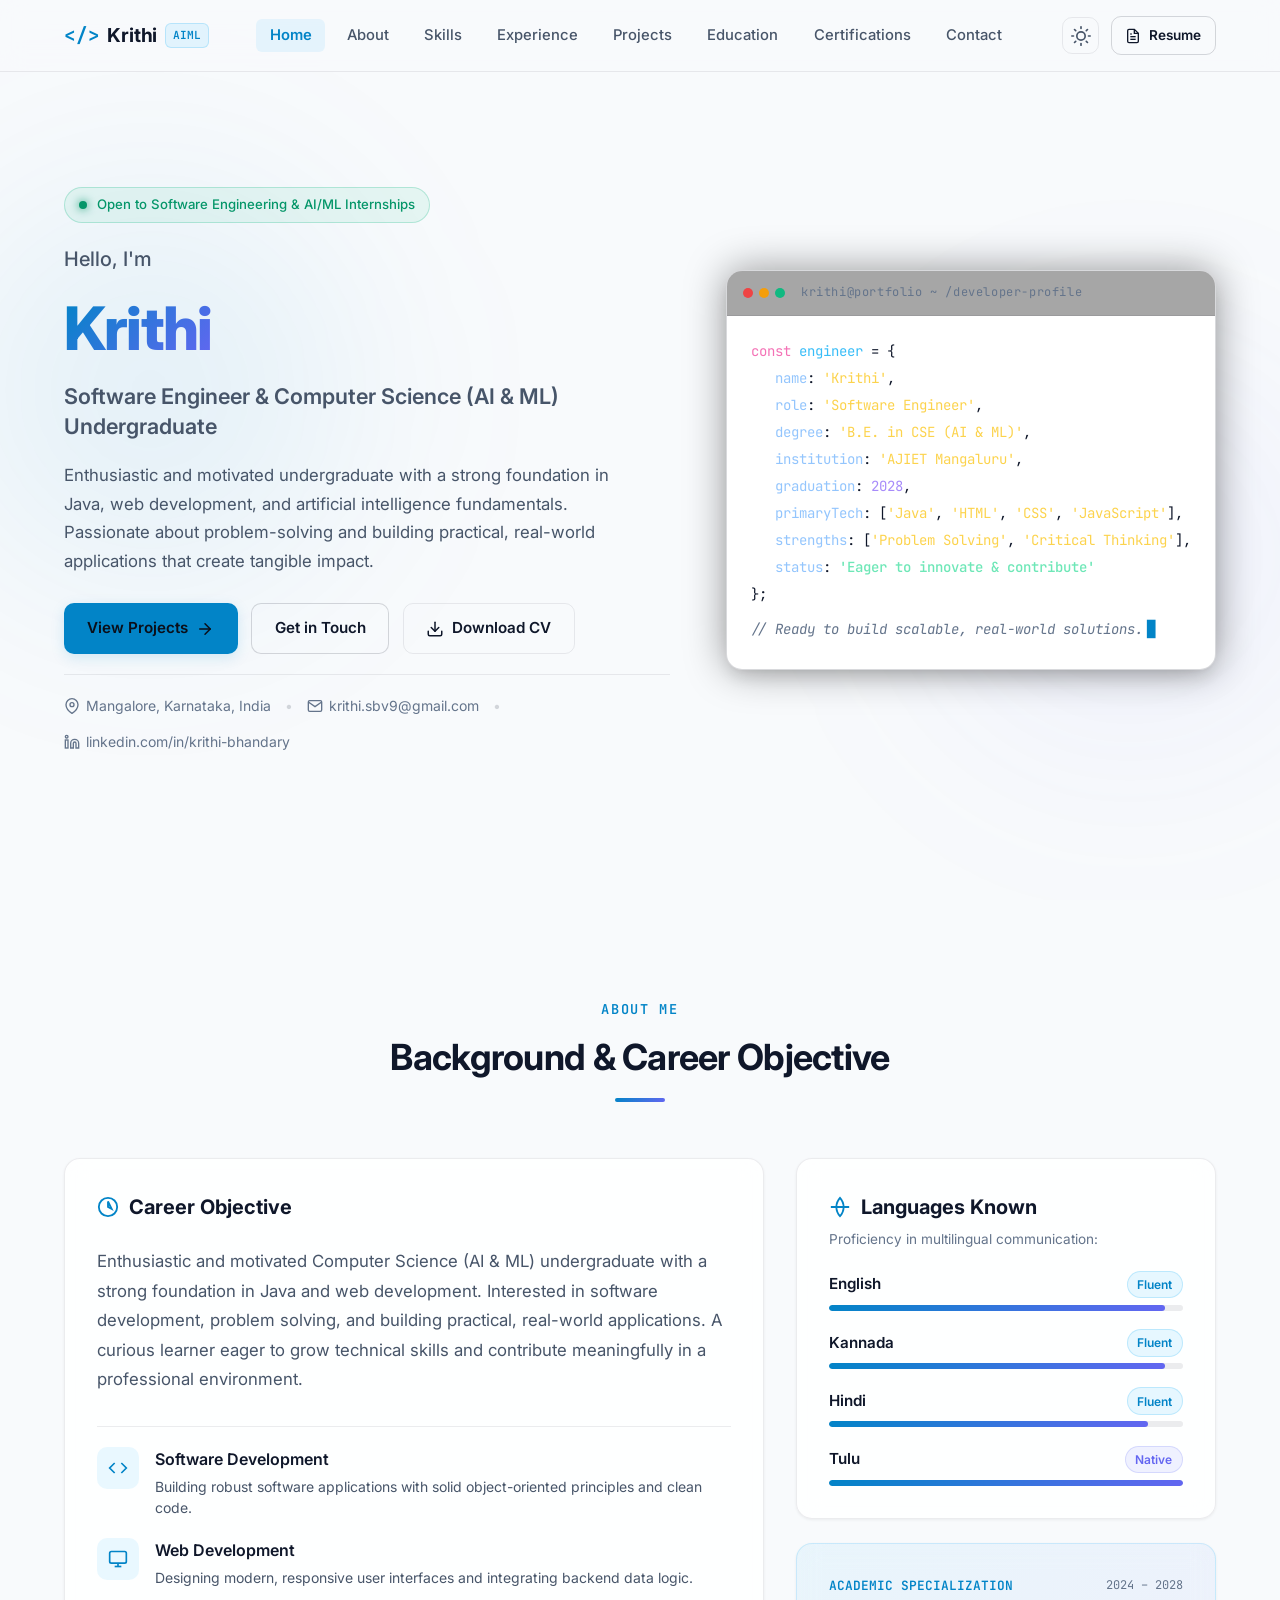
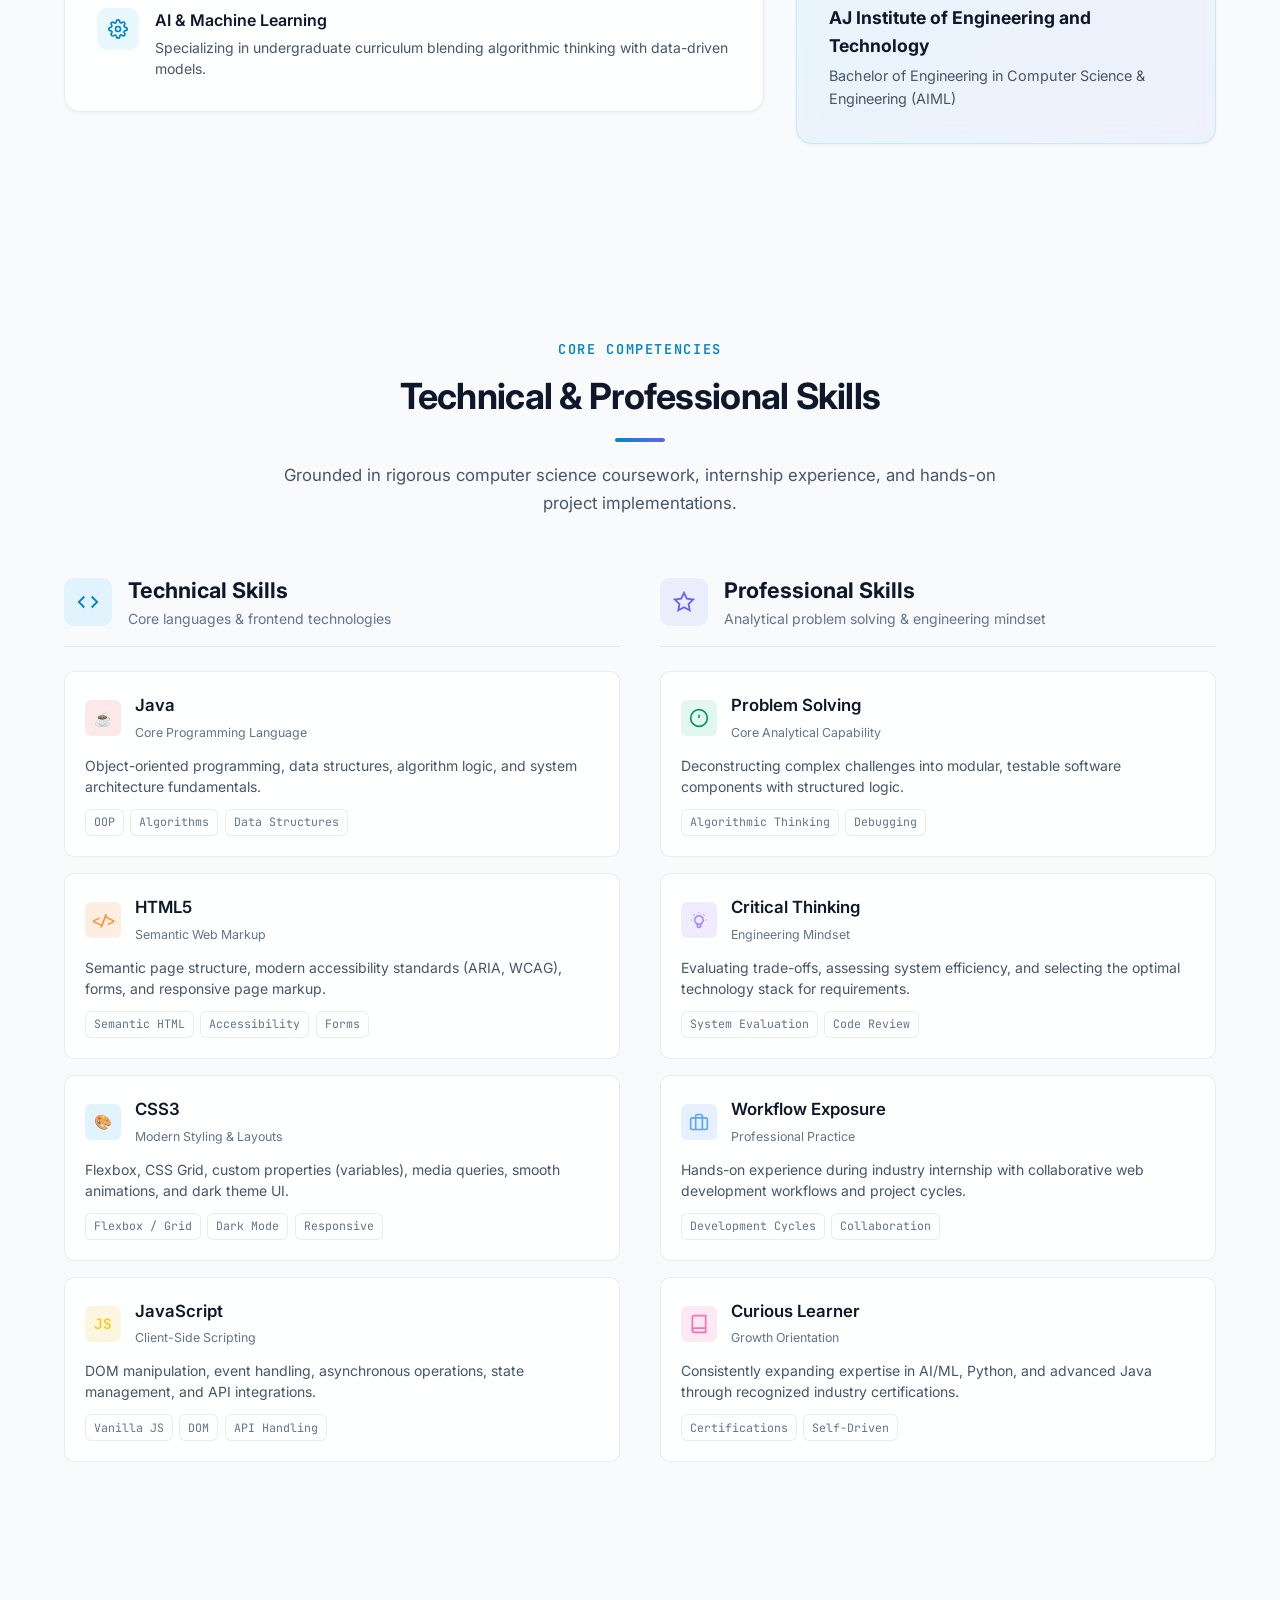
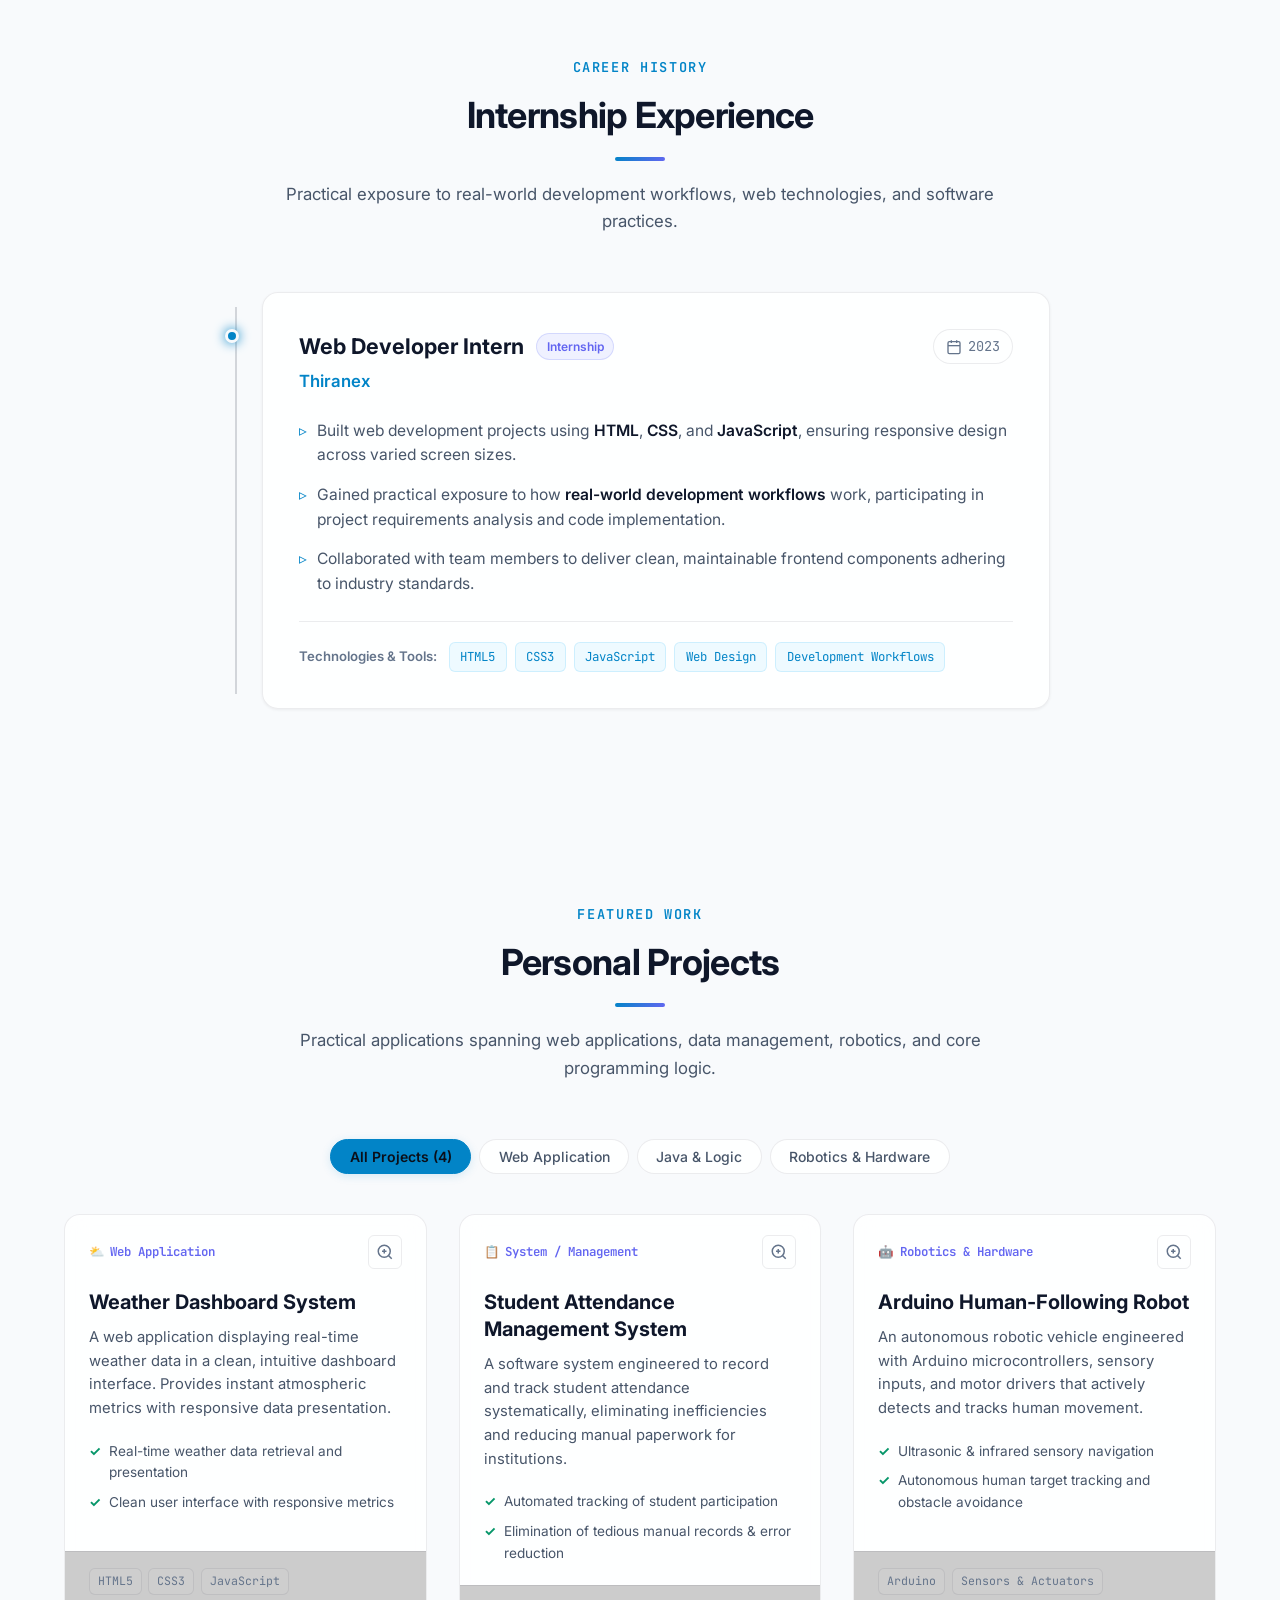
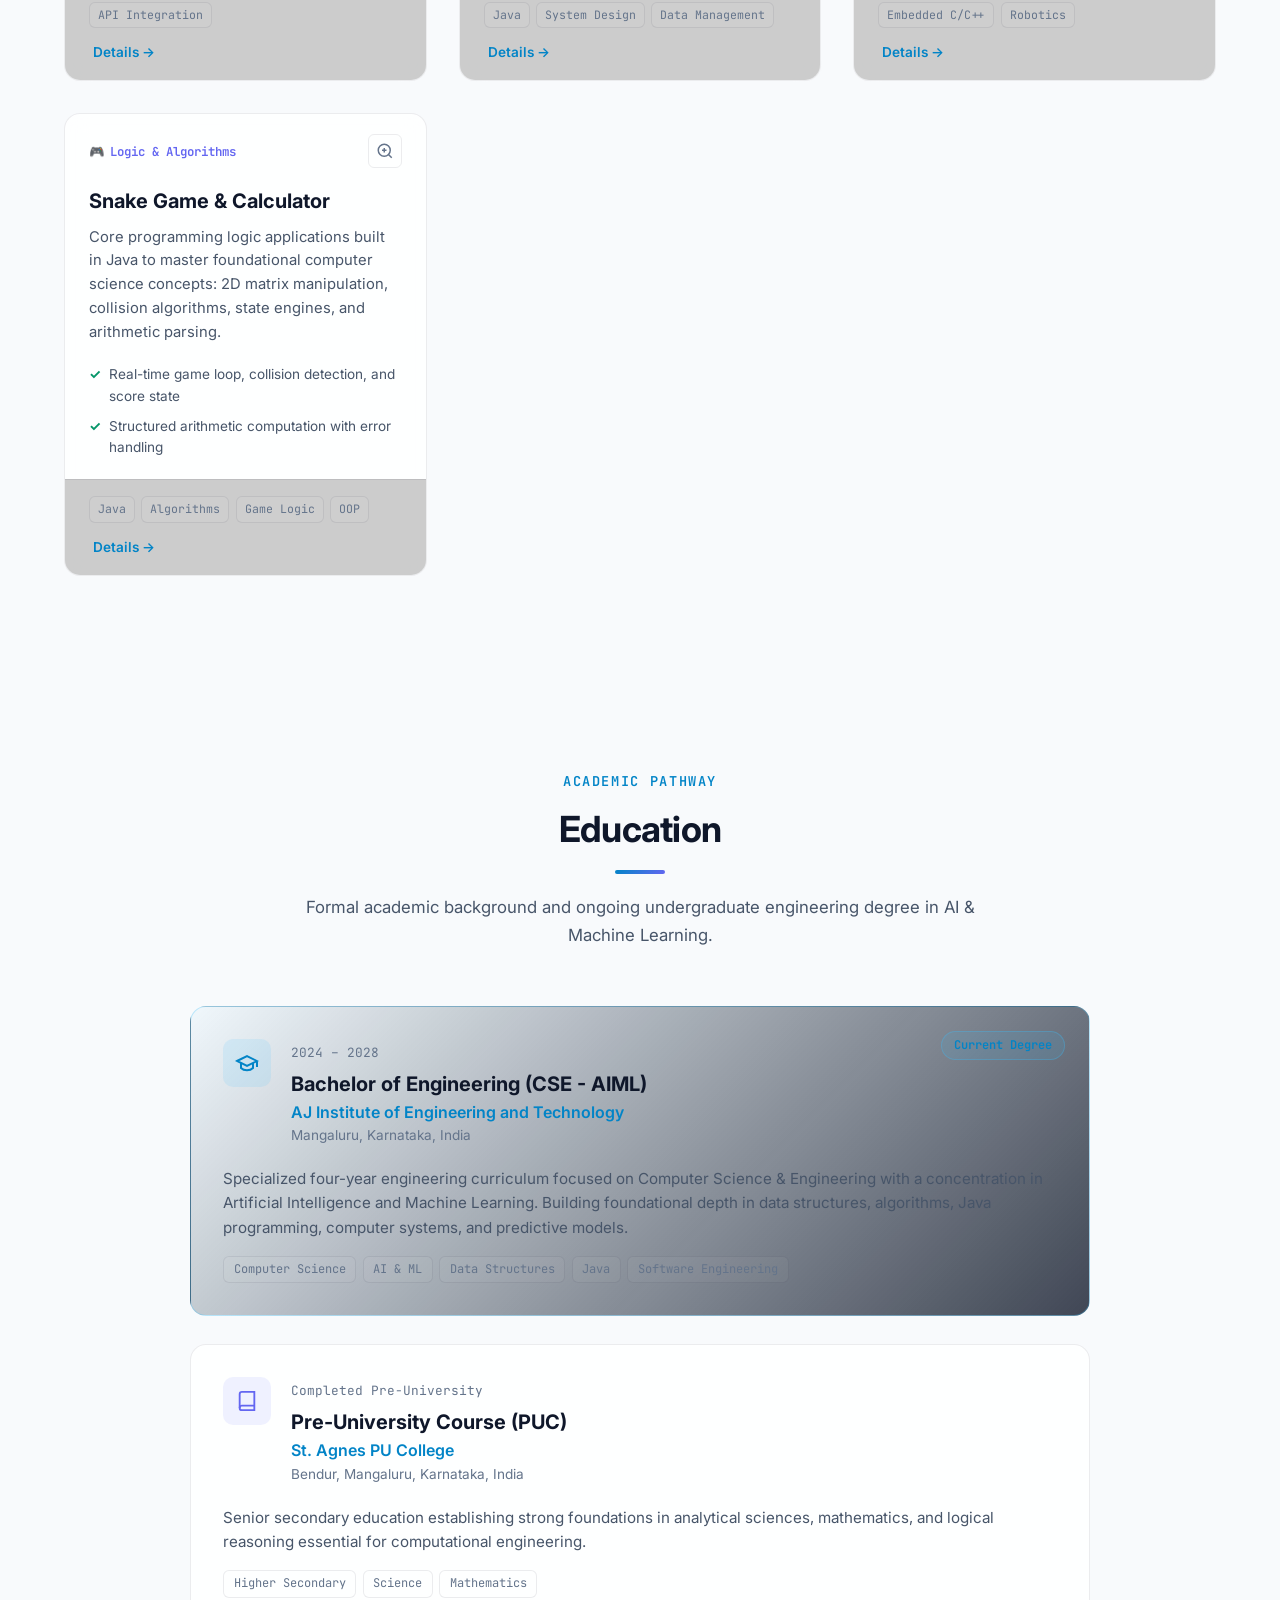
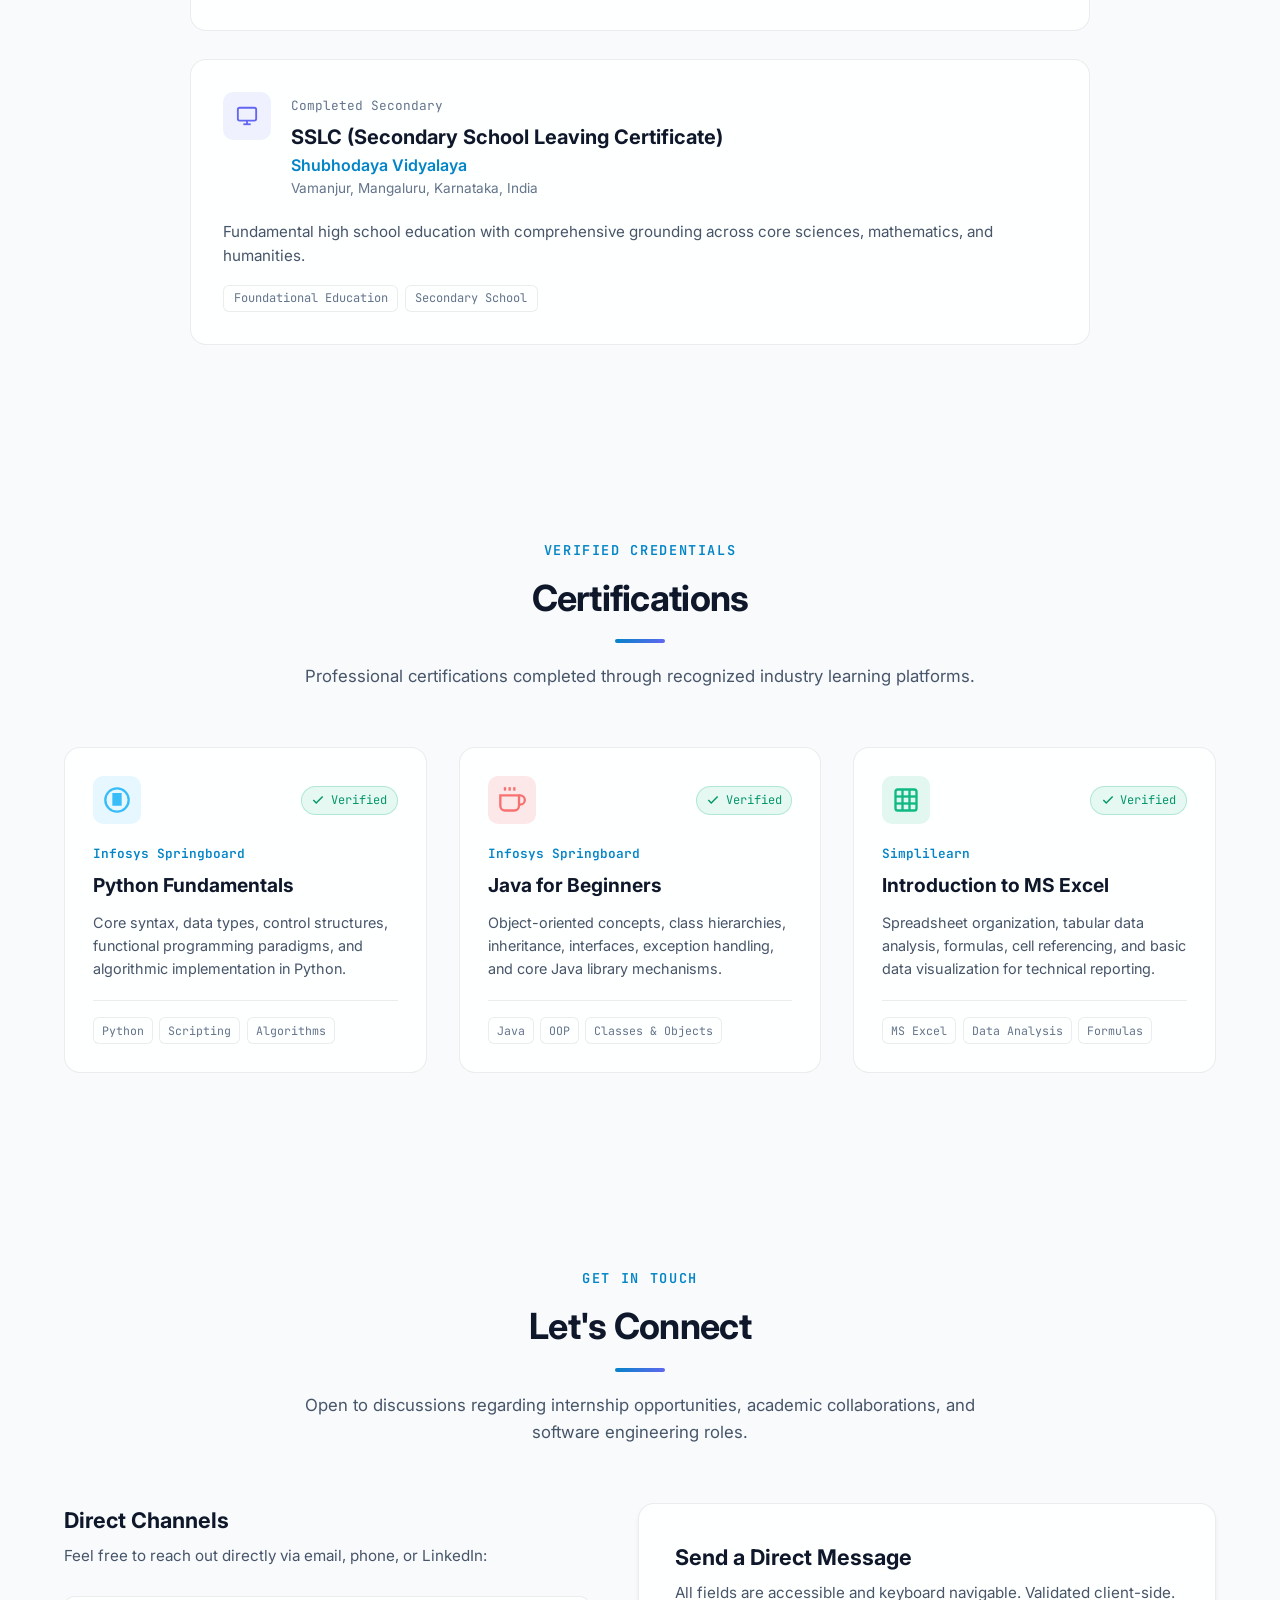
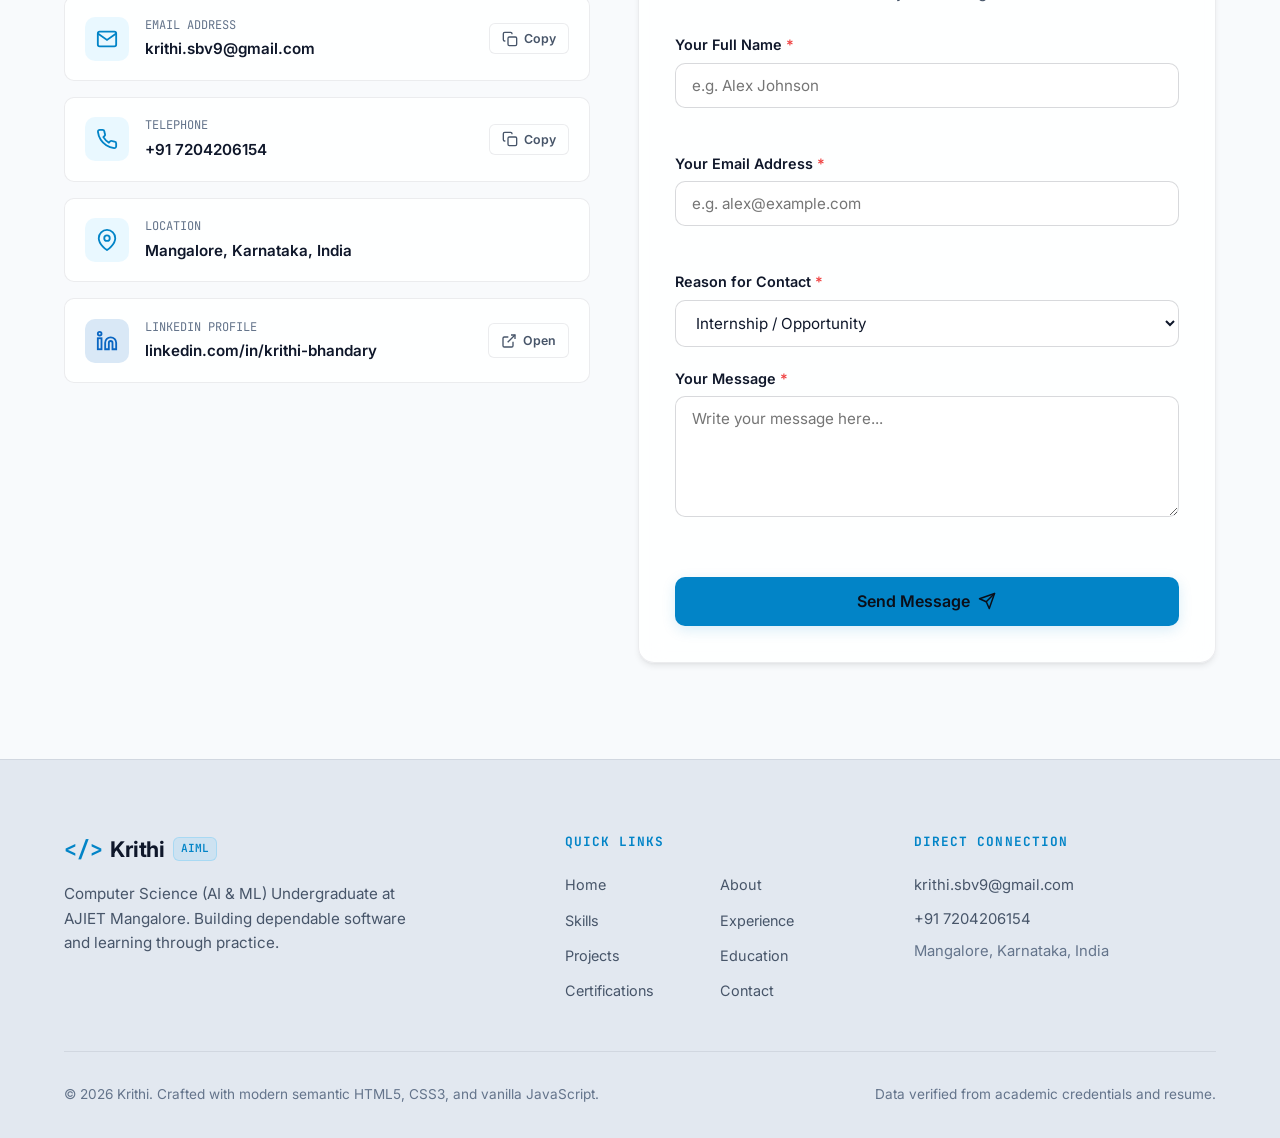
<file: index.html>
<!DOCTYPE html>
<html lang="en" data-theme="dark">
<head>
  <meta charset="UTF-8">
  <meta name="viewport" content="width=device-width, initial-scale=1.0">
  
  <!-- Primary Meta Tags -->
  <title>Krithi | Computer Science Engineering (AI &amp; ML) Portfolio</title>
  <meta name="title" content="Krithi | Computer Science Engineering (AI & ML) Portfolio">
  <meta name="description" content="Portfolio of Krithi, a Computer Science Engineering (AI & ML) undergraduate at AJIET Mangalore. Specializing in Java, Web Development, and AI/ML solutions.">
  <meta name="author" content="Krithi">
  <meta name="keywords" content="Krithi, Portfolio, Computer Science, AI ML, Software Engineer, Java, Web Developer, AJIET Mangalore">
  <meta name="theme-color" content="#0b0f19">

  <!-- Open Graph / Facebook / LinkedIn -->
  <meta property="og:type" content="website">
  <meta property="og:title" content="Krithi | Computer Science Engineering (AI &amp; ML) Portfolio">
  <meta property="og:description" content="Computer Science (AI & ML) undergraduate with a strong foundation in Java and web development. Explore projects, experience, education, and skills.">
  <meta property="og:image" content="krithi-preview.png">

  <!-- Twitter -->
  <meta name="twitter:card" content="summary_large_image">
  <meta name="twitter:title" content="Krithi | Software Engineer &amp; AI/ML Undergraduate">
  <meta name="twitter:description" content="Explore projects, internships, skills, and certifications of Krithi.">

  <!-- Google Fonts Preconnect & Stylesheet -->
  <link rel="preconnect" href="https://fonts.googleapis.com">
  <link rel="preconnect" href="https://fonts.gstatic.com" crossorigin>
  <link href="https://fonts.googleapis.com/css2?family=Inter:wght@300;400;500;600;700;800&family=JetBrains+Mono:wght@400;500;600&display=swap" rel="stylesheet">

  <!-- Main Stylesheet -->
  <link rel="stylesheet" href="style.css">
</head>
<body>

  <!-- Accessible Skip Navigation Link -->
  <a href="#main-content" class="skip-link">Skip to main content</a>

  <!-- Header & Navigation -->
  <header class="site-header" id="header">
    <div class="header-container">
      <a href="#home" class="brand-logo" aria-label="Krithi Portfolio Home">
        <span class="logo-symbol">&lt;/&gt;</span>
        <span class="logo-text">Krithi</span>
        <span class="logo-badge">AIML</span>
      </a>

      <!-- Mobile Menu Toggle Button -->
      <button class="nav-toggle" id="navToggle" aria-expanded="false" aria-controls="primaryNav" aria-label="Toggle navigation menu">
        <span class="hamburger-bar"></span>
        <span class="hamburger-bar"></span>
        <span class="hamburger-bar"></span>
      </button>

      <!-- Navigation Links -->
      <nav class="primary-nav" id="primaryNav" aria-label="Primary navigation">
        <ul class="nav-list">
          <li><a href="#home" class="nav-link active">Home</a></li>
          <li><a href="#about" class="nav-link">About</a></li>
          <li><a href="#skills" class="nav-link">Skills</a></li>
          <li><a href="#experience" class="nav-link">Experience</a></li>
          <li><a href="#projects" class="nav-link">Projects</a></li>
          <li><a href="#education" class="nav-link">Education</a></li>
          <li><a href="#certifications" class="nav-link">Certifications</a></li>
          <li><a href="#contact" class="nav-link">Contact</a></li>
        </ul>
      </nav>

      <!-- Header Utilities -->
      <div class="header-actions">
        <!-- Theme Toggle -->
        <button id="themeToggle" class="theme-toggle" aria-label="Toggle light or dark theme" title="Toggle theme">
          <svg class="sun-icon" viewBox="0 0 24 24" width="20" height="20" fill="none" stroke="currentColor" stroke-width="2" stroke-linecap="round" stroke-linejoin="round" aria-hidden="true">
            <circle cx="12" cy="12" r="5"></circle>
            <line x1="12" y1="1" x2="12" y2="3"></line>
            <line x1="12" y1="21" x2="12" y2="23"></line>
            <line x1="4.22" y1="4.22" x2="5.64" y2="5.64"></line>
            <line x1="18.36" y1="18.36" x2="19.78" y2="19.78"></line>
            <line x1="1" y1="12" x2="3" y2="12"></line>
            <line x1="21" y1="12" x2="23" y2="12"></line>
            <line x1="4.22" y1="19.78" x2="5.64" y2="18.36"></line>
            <line x1="18.36" y1="5.64" x2="19.78" y2="4.22"></line>
          </svg>
          <svg class="moon-icon" viewBox="0 0 24 24" width="20" height="20" fill="none" stroke="currentColor" stroke-width="2" stroke-linecap="round" stroke-linejoin="round" aria-hidden="true">
            <path d="M21 12.79A9 9 0 1 1 11.21 3 7 7 0 0 0 21 12.79z"></path>
          </svg>
        </button>

        <a href="krithi-resume.pdf" class="btn btn-sm btn-outline" target="_blank" rel="noopener noreferrer">
          <svg viewBox="0 0 24 24" width="16" height="16" fill="none" stroke="currentColor" stroke-width="2" aria-hidden="true">
            <path d="M14 2H6a2 2 0 0 0-2 2v16a2 2 0 0 0 2 2h12a2 2 0 0 0 2-2V8z"></path>
            <polyline points="14 2 14 8 20 8"></polyline>
            <line x1="16" y1="13" x2="8" y2="13"></line>
            <line x1="16" y1="17" x2="8" y2="17"></line>
            <polyline points="10 9 9 9 8 9"></polyline>
          </svg>
          <span>Resume</span>
        </a>
      </div>
    </div>
  </header>

  <!-- Main Content Landmark -->
  <main id="main-content">

    <!-- HERO SECTION -->
    <section id="home" class="hero-section" aria-labelledby="hero-title">
      <div class="hero-bg-glow glow-1" aria-hidden="true"></div>
      <div class="hero-bg-glow glow-2" aria-hidden="true"></div>

      <div class="container hero-container">
        <div class="hero-content">
          <!-- Availability Badge -->
          <div class="status-pill reveal">
            <span class="status-dot"></span>
            <span>Open to Software Engineering &amp; AI/ML Internships</span>
          </div>

          <p class="hero-eyebrow reveal">Hello, I'm</p>
          <h1 id="hero-title" class="hero-title reveal">
            <span class="gradient-text">Krithi</span>
          </h1>
          <h2 class="hero-subtitle reveal">
            Software Engineer &amp; Computer Science (AI &amp; ML) Undergraduate
          </h2>

          <p class="hero-description reveal">
            Enthusiastic and motivated undergraduate with a strong foundation in Java, web development, and artificial intelligence fundamentals. Passionate about problem-solving and building practical, real-world applications that create tangible impact.
          </p>

          <!-- Call to actions -->
          <div class="hero-actions reveal">
            <a href="#projects" class="btn btn-primary">
              <span>View Projects</span>
              <svg viewBox="0 0 24 24" width="18" height="18" fill="none" stroke="currentColor" stroke-width="2" stroke-linecap="round" stroke-linejoin="round" aria-hidden="true">
                <line x1="5" y1="12" x2="19" y2="12"></line>
                <polyline points="12 5 19 12 12 19"></polyline>
              </svg>
            </a>
            <a href="#contact" class="btn btn-secondary">
              <span>Get in Touch</span>
            </a>
            <a href="krithi-resume.pdf" class="btn btn-ghost" download="Krithi-Resume.pdf">
              <svg viewBox="0 0 24 24" width="18" height="18" fill="none" stroke="currentColor" stroke-width="2" stroke-linecap="round" stroke-linejoin="round" aria-hidden="true">
                <path d="M21 15v4a2 2 0 0 1-2 2H5a2 2 0 0 1-2-2v-4"></path>
                <polyline points="7 10 12 15 17 10"></polyline>
                <line x1="12" y1="15" x2="12" y2="3"></line>
              </svg>
              <span>Download CV</span>
            </a>
          </div>

          <!-- Quick Information Bar -->
          <div class="hero-meta reveal">
            <div class="meta-item">
              <svg viewBox="0 0 24 24" width="16" height="16" fill="none" stroke="currentColor" stroke-width="2" aria-hidden="true">
                <path d="M21 10c0 7-9 13-9 13s-9-6-9-13a9 9 0 0 1 18 0z"></path>
                <circle cx="12" cy="10" r="3"></circle>
              </svg>
              <span>Mangalore, Karnataka, India</span>
            </div>
            <div class="meta-divider" aria-hidden="true">•</div>
            <div class="meta-item">
              <svg viewBox="0 0 24 24" width="16" height="16" fill="none" stroke="currentColor" stroke-width="2" aria-hidden="true">
                <path d="M4 4h16c1.1 0 2 .9 2 2v12c0 1.1-.9 2-2 2H4c-1.1 0-2-.9-2-2V6c0-1.1.9-2 2-2z"></path>
                <polyline points="22,6 12,13 2,6"></polyline>
              </svg>
              <a href="mailto:krithi.sbv9@gmail.com" class="meta-link">krithi.sbv9@gmail.com</a>
            </div>
            <div class="meta-divider" aria-hidden="true">•</div>
            <div class="meta-item">
              <svg viewBox="0 0 24 24" width="16" height="16" fill="none" stroke="currentColor" stroke-width="2" aria-hidden="true">
                <path d="M16 8a6 6 0 0 1 6 6v7h-4v-7a2 2 0 0 0-2-2 2 2 0 0 0-2 2v7h-4v-7a6 6 0 0 1 6-6z"></path>
                <rect x="2" y="9" width="4" height="12"></rect>
                <circle cx="4" cy="4" r="2"></circle>
              </svg>
              <a href="https://linkedin.com/in/krithi-bhandary" target="_blank" rel="noopener noreferrer" class="meta-link">linkedin.com/in/krithi-bhandary</a>
            </div>
          </div>
        </div>

        <!-- Hero Visual / Terminal Card -->
        <div class="hero-visual reveal">
          <div class="code-terminal-card">
            <div class="terminal-header">
              <div class="terminal-dots">
                <span class="dot dot-red"></span>
                <span class="dot dot-yellow"></span>
                <span class="dot dot-green"></span>
              </div>
              <span class="terminal-title">krithi@portfolio ~ /developer-profile</span>
            </div>
            <div class="terminal-body">
              <p class="code-line"><span class="code-keyword">const</span> <span class="code-var">engineer</span> = {</p>
              <p class="code-line indent-1"><span class="code-prop">name</span>: <span class="code-string">'Krithi'</span>,</p>
              <p class="code-line indent-1"><span class="code-prop">role</span>: <span class="code-string">'Software Engineer'</span>,</p>
              <p class="code-line indent-1"><span class="code-prop">degree</span>: <span class="code-string">'B.E. in CSE (AI &amp; ML)'</span>,</p>
              <p class="code-line indent-1"><span class="code-prop">institution</span>: <span class="code-string">'AJIET Mangaluru'</span>,</p>
              <p class="code-line indent-1"><span class="code-prop">graduation</span>: <span class="code-number">2028</span>,</p>
              <p class="code-line indent-1"><span class="code-prop">primaryTech</span>: [<span class="code-string">'Java'</span>, <span class="code-string">'HTML'</span>, <span class="code-string">'CSS'</span>, <span class="code-string">'JavaScript'</span>],</p>
              <p class="code-line indent-1"><span class="code-prop">strengths</span>: [<span class="code-string">'Problem Solving'</span>, <span class="code-string">'Critical Thinking'</span>],</p>
              <p class="code-line indent-1"><span class="code-prop">status</span>: <span class="code-string green-highlight">'Eager to innovate &amp; contribute'</span></p>
              <p class="code-line">};</p>
              <p class="code-line terminal-cursor"><span class="code-comment">// Ready to build scalable, real-world solutions.</span></p>
            </div>
          </div>
        </div>
      </div>
    </section>

    <!-- ABOUT SECTION -->
    <section id="about" class="section about-section" aria-labelledby="about-title">
      <div class="container">
        <div class="section-header reveal">
          <span class="section-tag">About Me</span>
          <h2 id="about-title" class="section-title">Background &amp; Career Objective</h2>
          <div class="title-bar"></div>
        </div>

        <div class="about-grid">
          <div class="about-card main-about-card reveal">
            <h3 class="about-heading">
              <svg viewBox="0 0 24 24" width="22" height="22" fill="none" stroke="currentColor" stroke-width="2" aria-hidden="true">
                <circle cx="12" cy="12" r="10"></circle>
                <polygon points="12 6 12 12 16 14"></polygon>
              </svg>
              <span>Career Objective</span>
            </h3>
            <p class="about-text">
              Enthusiastic and motivated Computer Science (AI &amp; ML) undergraduate with a strong foundation in Java and web development. Interested in software development, problem solving, and building practical, real-world applications. A curious learner eager to grow technical skills and contribute meaningfully in a professional environment.
            </p>

            <div class="about-features">
              <div class="feature-item">
                <div class="feature-icon">
                  <svg viewBox="0 0 24 24" width="20" height="20" fill="none" stroke="currentColor" stroke-width="2" aria-hidden="true">
                    <polyline points="16 18 22 12 16 6"></polyline>
                    <polyline points="8 6 2 12 8 18"></polyline>
                  </svg>
                </div>
                <div>
                  <h4 class="feature-title">Software Development</h4>
                  <p class="feature-desc">Building robust software applications with solid object-oriented principles and clean code.</p>
                </div>
              </div>

              <div class="feature-item">
                <div class="feature-icon">
                  <svg viewBox="0 0 24 24" width="20" height="20" fill="none" stroke="currentColor" stroke-width="2" aria-hidden="true">
                    <rect x="2" y="3" width="20" height="14" rx="2" ry="2"></rect>
                    <line x1="8" y1="21" x2="16" y2="21"></line>
                    <line x1="12" y1="17" x2="12" y2="21"></line>
                  </svg>
                </div>
                <div>
                  <h4 class="feature-title">Web Development</h4>
                  <p class="feature-desc">Designing modern, responsive user interfaces and integrating backend data logic.</p>
                </div>
              </div>

              <div class="feature-item">
                <div class="feature-icon">
                  <svg viewBox="0 0 24 24" width="20" height="20" fill="none" stroke="currentColor" stroke-width="2" aria-hidden="true">
                    <circle cx="12" cy="12" r="3"></circle>
                    <path d="M19.4 15a1.65 1.65 0 0 0 .33 1.82l.06.06a2 2 0 0 1 0 2.83 2 2 0 0 1-2.83 0l-.06-.06a1.65 1.65 0 0 0-1.82-.33 1.65 1.65 0 0 0-1 1.51V21a2 2 0 0 1-2 2 2 2 0 0 1-2-2v-.09A1.65 1.65 0 0 0 9 19.4a1.65 1.65 0 0 0-1.82.33l-.06.06a2 2 0 0 1-2.83 0 2 2 0 0 1 0-2.83l.06-.06a1.65 1.65 0 0 0 .33-1.82 1.65 1.65 0 0 0-1.51-1H3a2 2 0 0 1-2-2 2 2 0 0 1 2-2h.09A1.65 1.65 0 0 0 4.6 9a1.65 1.65 0 0 0-.33-1.82l-.06-.06a2 2 0 0 1 0-2.83 2 2 0 0 1 2.83 0l.06.06a1.65 1.65 0 0 0 1.82.33H9a1.65 1.65 0 0 0 1-1.51V3a2 2 0 0 1 2-2 2 2 0 0 1 2 2v.09a1.65 1.65 0 0 0 1 1.51 1.65 1.65 0 0 0 1.82-.33l.06-.06a2 2 0 0 1 2.83 0 2 2 0 0 1 0 2.83l-.06.06a1.65 1.65 0 0 0-.33 1.82V9a1.65 1.65 0 0 0 1.51 1H21a2 2 0 0 1 2 2 2 2 0 0 1-2 2h-.09a1.65 1.65 0 0 0-1.51 1z"></path>
                  </svg>
                </div>
                <div>
                  <h4 class="feature-title">AI &amp; Machine Learning</h4>
                  <p class="feature-desc">Specializing in undergraduate curriculum blending algorithmic thinking with data-driven models.</p>
                </div>
              </div>
            </div>
          </div>

          <!-- Languages Card & Profile Summary -->
          <div class="about-sidebar">
            <div class="about-card languages-card reveal">
              <h3 class="about-heading">
                <svg viewBox="0 0 24 24" width="22" height="22" fill="none" stroke="currentColor" stroke-width="2" aria-hidden="true">
                  <path d="M2 12h20M12 2a15.3 15.3 0 0 1 4 10 15.3 15.3 0 0 1-4 10 15.3 15.3 0 0 1-4-10 15.3 15.3 0 0 1 4-10z"></path>
                </svg>
                <span>Languages Known</span>
              </h3>
              <p class="card-caption">Proficiency in multilingual communication:</p>

              <div class="languages-list">
                <div class="language-item">
                  <div class="lang-info">
                    <span class="lang-name">English</span>
                    <span class="lang-level badge badge-primary">Fluent</span>
                  </div>
                  <div class="progress-track" aria-hidden="true">
                    <div class="progress-bar" style="width: 95%;"></div>
                  </div>
                </div>

                <div class="language-item">
                  <div class="lang-info">
                    <span class="lang-name">Kannada</span>
                    <span class="lang-level badge badge-primary">Fluent</span>
                  </div>
                  <div class="progress-track" aria-hidden="true">
                    <div class="progress-bar" style="width: 95%;"></div>
                  </div>
                </div>

                <div class="language-item">
                  <div class="lang-info">
                    <span class="lang-name">Hindi</span>
                    <span class="lang-level badge badge-primary">Fluent</span>
                  </div>
                  <div class="progress-track" aria-hidden="true">
                    <div class="progress-bar" style="width: 90%;"></div>
                  </div>
                </div>

                <div class="language-item">
                  <div class="lang-info">
                    <span class="lang-name">Tulu</span>
                    <span class="lang-level badge badge-accent">Native</span>
                  </div>
                  <div class="progress-track" aria-hidden="true">
                    <div class="progress-bar" style="width: 100%;"></div>
                  </div>
                </div>
              </div>
            </div>

            <!-- Quick Stat / Focus Card -->
            <div class="about-card focus-card reveal">
              <div class="focus-header">
                <span class="focus-title">Academic Specialization</span>
                <span class="focus-period">2024 – 2028</span>
              </div>
              <p class="focus-institution">AJ Institute of Engineering and Technology</p>
              <p class="focus-degree">Bachelor of Engineering in Computer Science &amp; Engineering (AIML)</p>
            </div>
          </div>
        </div>
      </div>
    </section>

    <!-- SKILLS SECTION -->
    <section id="skills" class="section skills-section" aria-labelledby="skills-title">
      <div class="container">
        <div class="section-header reveal">
          <span class="section-tag">Core Competencies</span>
          <h2 id="skills-title" class="section-title">Technical &amp; Professional Skills</h2>
          <div class="title-bar"></div>
          <p class="section-desc">Grounded in rigorous computer science coursework, internship experience, and hands-on project implementations.</p>
        </div>

        <div class="skills-columns">
          <!-- Technical Skills Block -->
          <div class="skills-category-block reveal">
            <div class="skills-category-header">
              <div class="category-icon-box">
                <svg viewBox="0 0 24 24" width="22" height="22" fill="none" stroke="currentColor" stroke-width="2" aria-hidden="true">
                  <polyline points="16 18 22 12 16 6"></polyline>
                  <polyline points="8 6 2 12 8 18"></polyline>
                </svg>
              </div>
              <div>
                <h3 class="category-title">Technical Skills</h3>
                <p class="category-subtitle">Core languages &amp; frontend technologies</p>
              </div>
            </div>

            <div class="skills-card-grid">
              <!-- Java -->
              <div class="skill-pill-card">
                <div class="skill-top">
                  <div class="skill-icon-wrap java-badge">
                    <span>☕</span>
                  </div>
                  <div class="skill-name-wrap">
                    <h4 class="skill-name">Java</h4>
                    <span class="skill-role">Core Programming Language</span>
                  </div>
                </div>
                <p class="skill-detail">Object-oriented programming, data structures, algorithm logic, and system architecture fundamentals.</p>
                <div class="skill-tags">
                  <span>OOP</span>
                  <span>Algorithms</span>
                  <span>Data Structures</span>
                </div>
              </div>

              <!-- HTML5 -->
              <div class="skill-pill-card">
                <div class="skill-top">
                  <div class="skill-icon-wrap html-badge">
                    <span>&lt;/&gt;</span>
                  </div>
                  <div class="skill-name-wrap">
                    <h4 class="skill-name">HTML5</h4>
                    <span class="skill-role">Semantic Web Markup</span>
                  </div>
                </div>
                <p class="skill-detail">Semantic page structure, modern accessibility standards (ARIA, WCAG), forms, and responsive page markup.</p>
                <div class="skill-tags">
                  <span>Semantic HTML</span>
                  <span>Accessibility</span>
                  <span>Forms</span>
                </div>
              </div>

              <!-- CSS3 -->
              <div class="skill-pill-card">
                <div class="skill-top">
                  <div class="skill-icon-wrap css-badge">
                    <span>🎨</span>
                  </div>
                  <div class="skill-name-wrap">
                    <h4 class="skill-name">CSS3</h4>
                    <span class="skill-role">Modern Styling &amp; Layouts</span>
                  </div>
                </div>
                <p class="skill-detail">Flexbox, CSS Grid, custom properties (variables), media queries, smooth animations, and dark theme UI.</p>
                <div class="skill-tags">
                  <span>Flexbox / Grid</span>
                  <span>Dark Mode</span>
                  <span>Responsive</span>
                </div>
              </div>

              <!-- JavaScript -->
              <div class="skill-pill-card">
                <div class="skill-top">
                  <div class="skill-icon-wrap js-badge">
                    <span>JS</span>
                  </div>
                  <div class="skill-name-wrap">
                    <h4 class="skill-name">JavaScript</h4>
                    <span class="skill-role">Client-Side Scripting</span>
                  </div>
                </div>
                <p class="skill-detail">DOM manipulation, event handling, asynchronous operations, state management, and API integrations.</p>
                <div class="skill-tags">
                  <span>Vanilla JS</span>
                  <span>DOM</span>
                  <span>API Handling</span>
                </div>
              </div>
            </div>
          </div>

          <!-- Professional & Cognitive Skills Block -->
          <div class="skills-category-block reveal">
            <div class="skills-category-header">
              <div class="category-icon-box accent-box">
                <svg viewBox="0 0 24 24" width="22" height="22" fill="none" stroke="currentColor" stroke-width="2" aria-hidden="true">
                  <polygon points="12 2 15.09 8.26 22 9.27 17 14.14 18.18 21.02 12 17.77 5.82 21.02 7 14.14 2 9.27 8.91 8.26 12 2"></polygon>
                </svg>
              </div>
              <div>
                <h3 class="category-title">Professional Skills</h3>
                <p class="category-subtitle">Analytical problem solving &amp; engineering mindset</p>
              </div>
            </div>

            <div class="skills-card-grid">
              <!-- Problem Solving -->
              <div class="skill-pill-card">
                <div class="skill-top">
                  <div class="skill-icon-wrap solved-badge">
                    <svg viewBox="0 0 24 24" width="20" height="20" fill="none" stroke="currentColor" stroke-width="2" aria-hidden="true">
                      <circle cx="12" cy="12" r="10"></circle>
                      <line x1="12" y1="8" x2="12" y2="12"></line>
                      <line x1="12" y1="16" x2="12.01" y2="16"></line>
                    </svg>
                  </div>
                  <div class="skill-name-wrap">
                    <h4 class="skill-name">Problem Solving</h4>
                    <span class="skill-role">Core Analytical Capability</span>
                  </div>
                </div>
                <p class="skill-detail">Deconstructing complex challenges into modular, testable software components with structured logic.</p>
                <div class="skill-tags">
                  <span>Algorithmic Thinking</span>
                  <span>Debugging</span>
                </div>
              </div>

              <!-- Critical Thinking -->
              <div class="skill-pill-card">
                <div class="skill-top">
                  <div class="skill-icon-wrap thinking-badge">
                    <svg viewBox="0 0 24 24" width="20" height="20" fill="none" stroke="currentColor" stroke-width="2" aria-hidden="true">
                      <path d="M9.663 17h4.673M12 3v1m6.364 1.636l-.707.707M21 12h-1M4 12H3m3.343-5.657l-.707-.707m2.828 9.9a5 5 0 1 1 7.072 0l-.548.547A3.374 3.374 0 0 0 14 18.469V19a2 2 0 1 1-4 0v-.531c0-.895-.356-1.754-.988-2.386l-.548-.547z"></path>
                    </svg>
                  </div>
                  <div class="skill-name-wrap">
                    <h4 class="skill-name">Critical Thinking</h4>
                    <span class="skill-role">Engineering Mindset</span>
                  </div>
                </div>
                <p class="skill-detail">Evaluating trade-offs, assessing system efficiency, and selecting the optimal technology stack for requirements.</p>
                <div class="skill-tags">
                  <span>System Evaluation</span>
                  <span>Code Review</span>
                </div>
              </div>

              <!-- Real-World Workflow Exposure -->
              <div class="skill-pill-card">
                <div class="skill-top">
                  <div class="skill-icon-wrap workflow-badge">
                    <svg viewBox="0 0 24 24" width="20" height="20" fill="none" stroke="currentColor" stroke-width="2" aria-hidden="true">
                      <rect x="2" y="7" width="20" height="14" rx="2" ry="2"></rect>
                      <path d="M16 21V5a2 2 0 0 0-2-2h-4a2 2 0 0 0-2 2v16"></path>
                    </svg>
                  </div>
                  <div class="skill-name-wrap">
                    <h4 class="skill-name">Workflow Exposure</h4>
                    <span class="skill-role">Professional Practice</span>
                  </div>
                </div>
                <p class="skill-detail">Hands-on experience during industry internship with collaborative web development workflows and project cycles.</p>
                <div class="skill-tags">
                  <span>Development Cycles</span>
                  <span>Collaboration</span>
                </div>
              </div>

              <!-- Continuous Learning -->
              <div class="skill-pill-card">
                <div class="skill-top">
                  <div class="skill-icon-wrap learning-badge">
                    <svg viewBox="0 0 24 24" width="20" height="20" fill="none" stroke="currentColor" stroke-width="2" aria-hidden="true">
                      <path d="M4 19.5A2.5 2.5 0 0 1 6.5 17H20"></path>
                      <path d="M6.5 2H20v20H6.5A2.5 2.5 0 0 1 4 19.5v-15A2.5 2.5 0 0 1 6.5 2z"></path>
                    </svg>
                  </div>
                  <div class="skill-name-wrap">
                    <h4 class="skill-name">Curious Learner</h4>
                    <span class="skill-role">Growth Orientation</span>
                  </div>
                </div>
                <p class="skill-detail">Consistently expanding expertise in AI/ML, Python, and advanced Java through recognized industry certifications.</p>
                <div class="skill-tags">
                  <span>Certifications</span>
                  <span>Self-Driven</span>
                </div>
              </div>
            </div>
          </div>
        </div>
      </div>
    </section>

    <!-- EXPERIENCE SECTION -->
    <section id="experience" class="section experience-section" aria-labelledby="experience-title">
      <div class="container">
        <div class="section-header reveal">
          <span class="section-tag">Career History</span>
          <h2 id="experience-title" class="section-title">Internship Experience</h2>
          <div class="title-bar"></div>
          <p class="section-desc">Practical exposure to real-world development workflows, web technologies, and software practices.</p>
        </div>

        <div class="timeline-container">
          <div class="timeline-card reveal">
            <div class="timeline-dot" aria-hidden="true"></div>
            
            <div class="timeline-header">
              <div>
                <div class="timeline-role-badge">
                  <h3 class="timeline-role">Web Developer Intern</h3>
                  <span class="badge badge-accent">Internship</span>
                </div>
                <h4 class="timeline-company">Thiranex</h4>
              </div>
              <div class="timeline-date">
                <svg viewBox="0 0 24 24" width="16" height="16" fill="none" stroke="currentColor" stroke-width="2" aria-hidden="true">
                  <rect x="3" y="4" width="18" height="18" rx="2" ry="2"></rect>
                  <line x1="16" y1="2" x2="16" y2="6"></line>
                  <line x1="8" y1="2" x2="8" y2="6"></line>
                  <line x1="3" y1="10" x2="21" y2="10"></line>
                </svg>
                <span>2023</span>
              </div>
            </div>

            <div class="timeline-body">
              <ul class="timeline-points">
                <li>
                  <span class="point-bullet" aria-hidden="true">▹</span>
                  <span>Built web development projects using <strong>HTML</strong>, <strong>CSS</strong>, and <strong>JavaScript</strong>, ensuring responsive design across varied screen sizes.</span>
                </li>
                <li>
                  <span class="point-bullet" aria-hidden="true">▹</span>
                  <span>Gained practical exposure to how <strong>real-world development workflows</strong> work, participating in project requirements analysis and code implementation.</span>
                </li>
                <li>
                  <span class="point-bullet" aria-hidden="true">▹</span>
                  <span>Collaborated with team members to deliver clean, maintainable frontend components adhering to industry standards.</span>
                </li>
              </ul>

              <div class="timeline-tech-stack">
                <span class="tech-label">Technologies &amp; Tools:</span>
                <span class="tech-chip">HTML5</span>
                <span class="tech-chip">CSS3</span>
                <span class="tech-chip">JavaScript</span>
                <span class="tech-chip">Web Design</span>
                <span class="tech-chip">Development Workflows</span>
              </div>
            </div>
          </div>
        </div>
      </div>
    </section>

    <!-- PROJECTS SECTION -->
    <section id="projects" class="section projects-section" aria-labelledby="projects-title">
      <div class="container">
        <div class="section-header reveal">
          <span class="section-tag">Featured Work</span>
          <h2 id="projects-title" class="section-title">Personal Projects</h2>
          <div class="title-bar"></div>
          <p class="section-desc">Practical applications spanning web applications, data management, robotics, and core programming logic.</p>
        </div>

        <!-- Filter Controls -->
        <div class="projects-filter-bar reveal" role="tablist" aria-label="Project Categories">
          <button class="filter-btn active" role="tab" aria-selected="true" data-filter="all">All Projects (4)</button>
          <button class="filter-btn" role="tab" aria-selected="false" data-filter="web">Web Application</button>
          <button class="filter-btn" role="tab" aria-selected="false" data-filter="java">Java &amp; Logic</button>
          <button class="filter-btn" role="tab" aria-selected="false" data-filter="robotics">Robotics &amp; Hardware</button>
        </div>

        <!-- Project Cards Grid -->
        <div class="projects-grid" id="projectsGrid">

          <!-- Project 1: Weather Dashboard System -->
          <article class="project-card reveal" data-category="web" aria-labelledby="proj-weather-title">
            <div class="project-card-header">
              <div class="project-type-tag">
                <span class="tag-icon">⛅</span> Web Application
              </div>
              <div class="project-actions-quick">
                <button class="btn-icon open-modal-btn" data-project="weather" aria-label="View Weather Dashboard System details">
                  <svg viewBox="0 0 24 24" width="18" height="18" fill="none" stroke="currentColor" stroke-width="2" aria-hidden="true">
                    <circle cx="11" cy="11" r="8"></circle>
                    <line x1="21" y1="21" x2="16.65" y2="16.65"></line>
                    <line x1="11" y1="8" x2="11" y2="14"></line>
                    <line x1="8" y1="11" x2="14" y2="11"></line>
                  </svg>
                </button>
              </div>
            </div>

            <div class="project-card-body">
              <h3 id="proj-weather-title" class="project-title">Weather Dashboard System</h3>
              <p class="project-summary">
                A web application displaying real-time weather data in a clean, intuitive dashboard interface. Provides instant atmospheric metrics with responsive data presentation.
              </p>

              <div class="project-highlights">
                <div class="highlight-item">
                  <span class="highlight-bullet">✓</span>
                  <span>Real-time weather data retrieval and presentation</span>
                </div>
                <div class="highlight-item">
                  <span class="highlight-bullet">✓</span>
                  <span>Clean user interface with responsive metrics</span>
                </div>
              </div>
            </div>

            <div class="project-card-footer">
              <div class="project-tech-tags">
                <span class="tag">HTML5</span>
                <span class="tag">CSS3</span>
                <span class="tag">JavaScript</span>
                <span class="tag">API Integration</span>
              </div>
              <button class="project-detail-link open-modal-btn" data-project="weather">
                Details &rarr;
              </button>
            </div>
          </article>

          <!-- Project 2: Student Attendance Management System -->
          <article class="project-card reveal" data-category="java" aria-labelledby="proj-attendance-title">
            <div class="project-card-header">
              <div class="project-type-tag">
                <span class="tag-icon">📋</span> System / Management
              </div>
              <div class="project-actions-quick">
                <button class="btn-icon open-modal-btn" data-project="attendance" aria-label="View Student Attendance Management System details">
                  <svg viewBox="0 0 24 24" width="18" height="18" fill="none" stroke="currentColor" stroke-width="2" aria-hidden="true">
                    <circle cx="11" cy="11" r="8"></circle>
                    <line x1="21" y1="21" x2="16.65" y2="16.65"></line>
                    <line x1="11" y1="8" x2="11" y2="14"></line>
                    <line x1="8" y1="11" x2="14" y2="11"></line>
                  </svg>
                </button>
              </div>
            </div>

            <div class="project-card-body">
              <h3 id="proj-attendance-title" class="project-title">Student Attendance Management System</h3>
              <p class="project-summary">
                A software system engineered to record and track student attendance systematically, eliminating inefficiencies and reducing manual paperwork for institutions.
              </p>

              <div class="project-highlights">
                <div class="highlight-item">
                  <span class="highlight-bullet">✓</span>
                  <span>Automated tracking of student participation</span>
                </div>
                <div class="highlight-item">
                  <span class="highlight-bullet">✓</span>
                  <span>Elimination of tedious manual records &amp; error reduction</span>
                </div>
              </div>
            </div>

            <div class="project-card-footer">
              <div class="project-tech-tags">
                <span class="tag">Java</span>
                <span class="tag">System Design</span>
                <span class="tag">Data Management</span>
              </div>
              <button class="project-detail-link open-modal-btn" data-project="attendance">
                Details &rarr;
              </button>
            </div>
          </article>

          <!-- Project 3: Arduino Human-Following Robot -->
          <article class="project-card reveal" data-category="robotics" aria-labelledby="proj-arduino-title">
            <div class="project-card-header">
              <div class="project-type-tag">
                <span class="tag-icon">🤖</span> Robotics &amp; Hardware
              </div>
              <div class="project-actions-quick">
                <button class="btn-icon open-modal-btn" data-project="arduino" aria-label="View Arduino Human-Following Robot details">
                  <svg viewBox="0 0 24 24" width="18" height="18" fill="none" stroke="currentColor" stroke-width="2" aria-hidden="true">
                    <circle cx="11" cy="11" r="8"></circle>
                    <line x1="21" y1="21" x2="16.65" y2="16.65"></line>
                    <line x1="11" y1="8" x2="11" y2="14"></line>
                    <line x1="8" y1="11" x2="14" y2="11"></line>
                  </svg>
                </button>
              </div>
            </div>

            <div class="project-card-body">
              <h3 id="proj-arduino-title" class="project-title">Arduino Human-Following Robot</h3>
              <p class="project-summary">
                An autonomous robotic vehicle engineered with Arduino microcontrollers, sensory inputs, and motor drivers that actively detects and tracks human movement.
              </p>

              <div class="project-highlights">
                <div class="highlight-item">
                  <span class="highlight-bullet">✓</span>
                  <span>Ultrasonic &amp; infrared sensory navigation</span>
                </div>
                <div class="highlight-item">
                  <span class="highlight-bullet">✓</span>
                  <span>Autonomous human target tracking and obstacle avoidance</span>
                </div>
              </div>
            </div>

            <div class="project-card-footer">
              <div class="project-tech-tags">
                <span class="tag">Arduino</span>
                <span class="tag">Sensors &amp; Actuators</span>
                <span class="tag">Embedded C/C++</span>
                <span class="tag">Robotics</span>
              </div>
              <button class="project-detail-link open-modal-btn" data-project="arduino">
                Details &rarr;
              </button>
            </div>
          </article>

          <!-- Project 4: Snake Game & Calculator -->
          <article class="project-card reveal" data-category="java" aria-labelledby="proj-snake-calc-title">
            <div class="project-card-header">
              <div class="project-type-tag">
                <span class="tag-icon">🎮</span> Logic &amp; Algorithms
              </div>
              <div class="project-actions-quick">
                <button class="btn-icon open-modal-btn" data-project="snake-calc" aria-label="View Snake Game &amp; Calculator details">
                  <svg viewBox="0 0 24 24" width="18" height="18" fill="none" stroke="currentColor" stroke-width="2" aria-hidden="true">
                    <circle cx="11" cy="11" r="8"></circle>
                    <line x1="21" y1="21" x2="16.65" y2="16.65"></line>
                    <line x1="11" y1="8" x2="11" y2="14"></line>
                    <line x1="8" y1="11" x2="14" y2="11"></line>
                  </svg>
                </button>
              </div>
            </div>

            <div class="project-card-body">
              <h3 id="proj-snake-calc-title" class="project-title">Snake Game &amp; Calculator</h3>
              <p class="project-summary">
                Core programming logic applications built in Java to master foundational computer science concepts: 2D matrix manipulation, collision algorithms, state engines, and arithmetic parsing.
              </p>

              <div class="project-highlights">
                <div class="highlight-item">
                  <span class="highlight-bullet">✓</span>
                  <span>Real-time game loop, collision detection, and score state</span>
                </div>
                <div class="highlight-item">
                  <span class="highlight-bullet">✓</span>
                  <span>Structured arithmetic computation with error handling</span>
                </div>
              </div>
            </div>

            <div class="project-card-footer">
              <div class="project-tech-tags">
                <span class="tag">Java</span>
                <span class="tag">Algorithms</span>
                <span class="tag">Game Logic</span>
                <span class="tag">OOP</span>
              </div>
              <button class="project-detail-link open-modal-btn" data-project="snake-calc">
                Details &rarr;
              </button>
            </div>
          </article>

        </div>
      </div>
    </section>

    <!-- EDUCATION SECTION -->
    <section id="education" class="section education-section" aria-labelledby="education-title">
      <div class="container">
        <div class="section-header reveal">
          <span class="section-tag">Academic Pathway</span>
          <h2 id="education-title" class="section-title">Education</h2>
          <div class="title-bar"></div>
          <p class="section-desc">Formal academic background and ongoing undergraduate engineering degree in AI &amp; Machine Learning.</p>
        </div>

        <div class="education-grid">
          <!-- Item 1: Bachelor of Engineering (CSE - AIML) -->
          <div class="edu-card featured reveal">
            <div class="edu-card-badge">Current Degree</div>
            <div class="edu-header">
              <div class="edu-icon">
                <svg viewBox="0 0 24 24" width="24" height="24" fill="none" stroke="currentColor" stroke-width="2" aria-hidden="true">
                  <path d="M22 10v6M2 10l10-5 10 5-10 5z"></path>
                  <path d="M6 12v5c3 3 9 3 12 0v-5"></path>
                </svg>
              </div>
              <div class="edu-meta-head">
                <span class="edu-period">2024 – 2028</span>
                <h3 class="edu-degree">Bachelor of Engineering (CSE - AIML)</h3>
                <h4 class="edu-institution">AJ Institute of Engineering and Technology</h4>
                <p class="edu-location">Mangaluru, Karnataka, India</p>
              </div>
            </div>

            <div class="edu-body">
              <p class="edu-desc">
                Specialized four-year engineering curriculum focused on Computer Science &amp; Engineering with a concentration in Artificial Intelligence and Machine Learning. Building foundational depth in data structures, algorithms, Java programming, computer systems, and predictive models.
              </p>
              <div class="edu-tags">
                <span>Computer Science</span>
                <span>AI &amp; ML</span>
                <span>Data Structures</span>
                <span>Java</span>
                <span>Software Engineering</span>
              </div>
            </div>
          </div>

          <!-- Item 2: Pre-University Course (PUC) -->
          <div class="edu-card reveal">
            <div class="edu-header">
              <div class="edu-icon secondary-icon">
                <svg viewBox="0 0 24 24" width="22" height="22" fill="none" stroke="currentColor" stroke-width="2" aria-hidden="true">
                  <path d="M4 19.5A2.5 2.5 0 0 1 6.5 17H20"></path>
                  <path d="M6.5 2H20v20H6.5A2.5 2.5 0 0 1 4 19.5v-15A2.5 2.5 0 0 1 6.5 2z"></path>
                </svg>
              </div>
              <div class="edu-meta-head">
                <span class="edu-period">Completed Pre-University</span>
                <h3 class="edu-degree">Pre-University Course (PUC)</h3>
                <h4 class="edu-institution">St. Agnes PU College</h4>
                <p class="edu-location">Bendur, Mangaluru, Karnataka, India</p>
              </div>
            </div>

            <div class="edu-body">
              <p class="edu-desc">
                Senior secondary education establishing strong foundations in analytical sciences, mathematics, and logical reasoning essential for computational engineering.
              </p>
              <div class="edu-tags">
                <span>Higher Secondary</span>
                <span>Science</span>
                <span>Mathematics</span>
              </div>
            </div>
          </div>

          <!-- Item 3: SSLC -->
          <div class="edu-card reveal">
            <div class="edu-header">
              <div class="edu-icon secondary-icon">
                <svg viewBox="0 0 24 24" width="22" height="22" fill="none" stroke="currentColor" stroke-width="2" aria-hidden="true">
                  <rect x="2" y="3" width="20" height="14" rx="2" ry="2"></rect>
                  <line x1="8" y1="21" x2="16" y2="21"></line>
                  <line x1="12" y1="17" x2="12" y2="21"></line>
                </svg>
              </div>
              <div class="edu-meta-head">
                <span class="edu-period">Completed Secondary</span>
                <h3 class="edu-degree">SSLC (Secondary School Leaving Certificate)</h3>
                <h4 class="edu-institution">Shubhodaya Vidyalaya</h4>
                <p class="edu-location">Vamanjur, Mangaluru, Karnataka, India</p>
              </div>
            </div>

            <div class="edu-body">
              <p class="edu-desc">
                Fundamental high school education with comprehensive grounding across core sciences, mathematics, and humanities.
              </p>
              <div class="edu-tags">
                <span>Foundational Education</span>
                <span>Secondary School</span>
              </div>
            </div>
          </div>
        </div>
      </div>
    </section>

    <!-- CERTIFICATIONS SECTION -->
    <section id="certifications" class="section cert-section" aria-labelledby="cert-title">
      <div class="container">
        <div class="section-header reveal">
          <span class="section-tag">Verified Credentials</span>
          <h2 id="cert-title" class="section-title">Certifications</h2>
          <div class="title-bar"></div>
          <p class="section-desc">Professional certifications completed through recognized industry learning platforms.</p>
        </div>

        <div class="cert-grid">
          <!-- Cert 1: Python Fundamentals -->
          <div class="cert-card reveal">
            <div class="cert-card-header">
              <div class="cert-icon-box python-color">
                <svg viewBox="0 0 24 24" width="28" height="28" fill="none" stroke="currentColor" stroke-width="2" aria-hidden="true">
                  <path d="M12 2C6.48 2 2 6.48 2 12s4.48 10 10 10 10-4.48 10-10S17.52 2 12 2zm-1 14H9v-2h2v2zm0-4H9V7h2v5zm4 4h-2v-2h2v2zm0-4h-2V7h2v5z"></path>
                </svg>
              </div>
              <div class="cert-status-badge">
                <svg viewBox="0 0 24 24" width="14" height="14" fill="none" stroke="currentColor" stroke-width="2.5" aria-hidden="true">
                  <polyline points="20 6 9 17 4 12"></polyline>
                </svg>
                <span>Verified</span>
              </div>
            </div>

            <div class="cert-card-body">
              <span class="cert-issuer">Infosys Springboard</span>
              <h3 class="cert-name">Python Fundamentals</h3>
              <p class="cert-description">
                Core syntax, data types, control structures, functional programming paradigms, and algorithmic implementation in Python.
              </p>
            </div>

            <div class="cert-card-footer">
              <div class="cert-skills">
                <span>Python</span>
                <span>Scripting</span>
                <span>Algorithms</span>
              </div>
            </div>
          </div>

          <!-- Cert 2: Java for Beginners -->
          <div class="cert-card reveal">
            <div class="cert-card-header">
              <div class="cert-icon-box java-color">
                <svg viewBox="0 0 24 24" width="28" height="28" fill="none" stroke="currentColor" stroke-width="2" aria-hidden="true">
                  <path d="M18 8h1a4 4 0 0 1 0 8h-1"></path>
                  <path d="M2 8h16v9a4 4 0 0 1-4 4H6a4 4 0 0 1-4-4V8z"></path>
                  <line x1="6" y1="1" x2="6" y2="4"></line>
                  <line x1="10" y1="1" x2="10" y2="4"></line>
                  <line x1="14" y1="1" x2="14" y2="4"></line>
                </svg>
              </div>
              <div class="cert-status-badge">
                <svg viewBox="0 0 24 24" width="14" height="14" fill="none" stroke="currentColor" stroke-width="2.5" aria-hidden="true">
                  <polyline points="20 6 9 17 4 12"></polyline>
                </svg>
                <span>Verified</span>
              </div>
            </div>

            <div class="cert-card-body">
              <span class="cert-issuer">Infosys Springboard</span>
              <h3 class="cert-name">Java for Beginners</h3>
              <p class="cert-description">
                Object-oriented concepts, class hierarchies, inheritance, interfaces, exception handling, and core Java library mechanisms.
              </p>
            </div>

            <div class="cert-card-footer">
              <div class="cert-skills">
                <span>Java</span>
                <span>OOP</span>
                <span>Classes &amp; Objects</span>
              </div>
            </div>
          </div>

          <!-- Cert 3: Introduction to MS Excel -->
          <div class="cert-card reveal">
            <div class="cert-card-header">
              <div class="cert-icon-box excel-color">
                <svg viewBox="0 0 24 24" width="28" height="28" fill="none" stroke="currentColor" stroke-width="2" aria-hidden="true">
                  <rect x="3" y="3" width="18" height="18" rx="2" ry="2"></rect>
                  <line x1="3" y1="9" x2="21" y2="9"></line>
                  <line x1="3" y1="15" x2="21" y2="15"></line>
                  <line x1="9" y1="3" x2="9" y2="21"></line>
                  <line x1="15" y1="3" x2="15" y2="21"></line>
                </svg>
              </div>
              <div class="cert-status-badge">
                <svg viewBox="0 0 24 24" width="14" height="14" fill="none" stroke="currentColor" stroke-width="2.5" aria-hidden="true">
                  <polyline points="20 6 9 17 4 12"></polyline>
                </svg>
                <span>Verified</span>
              </div>
            </div>

            <div class="cert-card-body">
              <span class="cert-issuer">Simplilearn</span>
              <h3 class="cert-name">Introduction to MS Excel</h3>
              <p class="cert-description">
                Spreadsheet organization, tabular data analysis, formulas, cell referencing, and basic data visualization for technical reporting.
              </p>
            </div>

            <div class="cert-card-footer">
              <div class="cert-skills">
                <span>MS Excel</span>
                <span>Data Analysis</span>
                <span>Formulas</span>
              </div>
            </div>
          </div>
        </div>
      </div>
    </section>

    <!-- CONTACT SECTION -->
    <section id="contact" class="section contact-section" aria-labelledby="contact-title">
      <div class="container">
        <div class="section-header reveal">
          <span class="section-tag">Get in Touch</span>
          <h2 id="contact-title" class="section-title">Let's Connect</h2>
          <div class="title-bar"></div>
          <p class="section-desc">Open to discussions regarding internship opportunities, academic collaborations, and software engineering roles.</p>
        </div>

        <div class="contact-wrapper">
          <!-- Direct Contact Channels -->
          <div class="contact-info-panel reveal">
            <h3 class="contact-panel-title">Direct Channels</h3>
            <p class="contact-panel-desc">Feel free to reach out directly via email, phone, or LinkedIn:</p>

            <div class="contact-channels">
              <!-- Email Card -->
              <div class="contact-item-card">
                <div class="channel-icon">
                  <svg viewBox="0 0 24 24" width="22" height="22" fill="none" stroke="currentColor" stroke-width="2" aria-hidden="true">
                    <path d="M4 4h16c1.1 0 2 .9 2 2v12c0 1.1-.9 2-2 2H4c-1.1 0-2-.9-2-2V6c0-1.1.9-2 2-2z"></path>
                    <polyline points="22,6 12,13 2,6"></polyline>
                  </svg>
                </div>
                <div class="channel-details">
                  <span class="channel-label">Email Address</span>
                  <a href="mailto:krithi.sbv9@gmail.com" class="channel-value" id="emailValue">krithi.sbv9@gmail.com</a>
                </div>
                <button class="btn-copy" id="copyEmailBtn" data-copy="krithi.sbv9@gmail.com" aria-label="Copy email address to clipboard" title="Copy email">
                  <svg viewBox="0 0 24 24" width="16" height="16" fill="none" stroke="currentColor" stroke-width="2" aria-hidden="true">
                    <rect x="9" y="9" width="13" height="13" rx="2" ry="2"></rect>
                    <path d="M5 15H4a2 2 0 0 1-2-2V4a2 2 0 0 1 2-2h9a2 2 0 0 1 2 2v1"></path>
                  </svg>
                  <span class="copy-text">Copy</span>
                </button>
              </div>

              <!-- Phone Card -->
              <div class="contact-item-card">
                <div class="channel-icon">
                  <svg viewBox="0 0 24 24" width="22" height="22" fill="none" stroke="currentColor" stroke-width="2" aria-hidden="true">
                    <path d="M22 16.92v3a2 2 0 0 1-2.18 2 19.79 19.79 0 0 1-8.63-3.07 19.5 19.5 0 0 1-6-6 19.79 19.79 0 0 1-3.07-8.67A2 2 0 0 1 4.11 2h3a2 2 0 0 1 2 1.72 12.84 12.84 0 0 0 .7 2.81 2 2 0 0 1-.45 2.11L8.09 9.91a16 16 0 0 0 6 6l1.27-1.27a2 2 0 0 1 2.11-.45 12.84 12.84 0 0 0 2.81.7A2 2 0 0 1 22 16.92z"></path>
                  </svg>
                </div>
                <div class="channel-details">
                  <span class="channel-label">Telephone</span>
                  <a href="tel:+917204206154" class="channel-value" id="phoneValue">+91 7204206154</a>
                </div>
                <button class="btn-copy" id="copyPhoneBtn" data-copy="+917204206154" aria-label="Copy phone number to clipboard" title="Copy phone">
                  <svg viewBox="0 0 24 24" width="16" height="16" fill="none" stroke="currentColor" stroke-width="2" aria-hidden="true">
                    <rect x="9" y="9" width="13" height="13" rx="2" ry="2"></rect>
                    <path d="M5 15H4a2 2 0 0 1-2-2V4a2 2 0 0 1 2-2h9a2 2 0 0 1 2 2v1"></path>
                  </svg>
                  <span class="copy-text">Copy</span>
                </button>
              </div>

              <!-- Location Card -->
              <div class="contact-item-card">
                <div class="channel-icon">
                  <svg viewBox="0 0 24 24" width="22" height="22" fill="none" stroke="currentColor" stroke-width="2" aria-hidden="true">
                    <path d="M21 10c0 7-9 13-9 13s-9-6-9-13a9 9 0 0 1 18 0z"></path>
                    <circle cx="12" cy="10" r="3"></circle>
                  </svg>
                </div>
                <div class="channel-details">
                  <span class="channel-label">Location</span>
                  <span class="channel-value plain-text">Mangalore, Karnataka, India</span>
                </div>
              </div>

              <!-- LinkedIn Card -->
              <div class="contact-item-card">
                <div class="channel-icon linkedin-icon">
                  <svg viewBox="0 0 24 24" width="22" height="22" fill="none" stroke="currentColor" stroke-width="2" aria-hidden="true">
                    <path d="M16 8a6 6 0 0 1 6 6v7h-4v-7a2 2 0 0 0-2-2 2 2 0 0 0-2 2v7h-4v-7a6 6 0 0 1 6-6z"></path>
                    <rect x="2" y="9" width="4" height="12"></rect>
                    <circle cx="4" cy="4" r="2"></circle>
                  </svg>
                </div>
                <div class="channel-details">
                  <span class="channel-label">LinkedIn Profile</span>
                  <a href="https://linkedin.com/in/krithi-bhandary" target="_blank" rel="noopener noreferrer" class="channel-value">
                    linkedin.com/in/krithi-bhandary
                  </a>
                </div>
                <a href="https://linkedin.com/in/krithi-bhandary" target="_blank" rel="noopener noreferrer" class="btn-copy" aria-label="Visit LinkedIn profile">
                  <svg viewBox="0 0 24 24" width="16" height="16" fill="none" stroke="currentColor" stroke-width="2" aria-hidden="true">
                    <path d="M18 13v6a2 2 0 0 1-2 2H5a2 2 0 0 1-2-2V8a2 2 0 0 1 2-2h6"></path>
                    <polyline points="15 3 21 3 21 9"></polyline>
                    <line x1="10" y1="14" x2="21" y2="3"></line>
                  </svg>
                  <span>Open</span>
                </a>
              </div>
            </div>
          </div>

          <!-- Interactive Contact Form -->
          <div class="contact-form-panel reveal">
            <h3 class="contact-panel-title">Send a Direct Message</h3>
            <p class="contact-panel-desc">All fields are accessible and keyboard navigable. Validated client-side.</p>

            <form id="contactForm" class="contact-form" novalidate>
              <!-- Name Field -->
              <div class="form-group" id="group-name">
                <label for="contactName" class="form-label">
                  Your Full Name <span class="required-star" aria-hidden="true">*</span>
                </label>
                <div class="input-wrapper">
                  <input type="text" id="contactName" name="name" class="form-input" placeholder="e.g. Alex Johnson" required aria-required="true" aria-describedby="nameError">
                </div>
                <p class="form-error-msg" id="nameError" role="alert" aria-live="polite"></p>
              </div>

              <!-- Email Field -->
              <div class="form-group" id="group-email">
                <label for="contactEmail" class="form-label">
                  Your Email Address <span class="required-star" aria-hidden="true">*</span>
                </label>
                <div class="input-wrapper">
                  <input type="email" id="contactEmail" name="email" class="form-input" placeholder="e.g. alex@example.com" required aria-required="true" aria-describedby="emailError">
                </div>
                <p class="form-error-msg" id="emailError" role="alert" aria-live="polite"></p>
              </div>

              <!-- Reason / Subject Field -->
              <div class="form-group" id="group-subject">
                <label for="contactSubject" class="form-label">
                  Reason for Contact <span class="required-star" aria-hidden="true">*</span>
                </label>
                <div class="input-wrapper">
                  <select id="contactSubject" name="subject" class="form-select" required aria-required="true">
                    <option value="internship" selected>Internship / Opportunity</option>
                    <option value="collaboration">Project Collaboration</option>
                    <option value="inquiry">General Academic / Tech Inquiry</option>
                  </select>
                </div>
              </div>

              <!-- Message Field -->
              <div class="form-group" id="group-message">
                <label for="contactMessage" class="form-label">
                  Your Message <span class="required-star" aria-hidden="true">*</span>
                </label>
                <div class="input-wrapper">
                  <textarea id="contactMessage" name="message" class="form-textarea" rows="5" placeholder="Write your message here..." required aria-required="true" aria-describedby="messageError"></textarea>
                </div>
                <p class="form-error-msg" id="messageError" role="alert" aria-live="polite"></p>
              </div>

              <button type="submit" id="submitFormBtn" class="btn btn-primary btn-submit">
                <span>Send Message</span>
                <svg viewBox="0 0 24 24" width="18" height="18" fill="none" stroke="currentColor" stroke-width="2" stroke-linecap="round" stroke-linejoin="round" aria-hidden="true">
                  <line x1="22" y1="2" x2="11" y2="13"></line>
                  <polygon points="22 2 15 22 11 13 2 9 22 2"></polygon>
                </svg>
              </button>
            </form>
          </div>
        </div>
      </div>
    </section>

  </main>

  <!-- Project Details Modal (Dialog) -->
  <div id="projectModal" class="modal-backdrop" aria-hidden="true" role="dialog" aria-modal="true" aria-labelledby="modalTitle">
    <div class="modal-card">
      <div class="modal-header">
        <h3 id="modalTitle" class="modal-title">Project Title</h3>
        <button id="closeModalBtn" class="btn-close-modal" aria-label="Close modal dialog">
          <svg viewBox="0 0 24 24" width="20" height="20" fill="none" stroke="currentColor" stroke-width="2" aria-hidden="true">
            <line x1="18" y1="6" x2="6" y2="18"></line>
            <line x1="6" y1="6" x2="18" y2="18"></line>
          </svg>
        </button>
      </div>

      <div class="modal-body">
        <div class="modal-meta-bar">
          <span class="modal-badge" id="modalCategory">Category</span>
          <div class="modal-tags" id="modalTags"></div>
        </div>

        <div class="modal-description" id="modalDescription">
          <!-- Populated by script.js -->
        </div>

        <div class="modal-section-block">
          <h4 class="modal-subheading">Key Highlights &amp; Architecture:</h4>
          <ul class="modal-list" id="modalHighlights">
            <!-- Populated dynamically -->
          </ul>
        </div>
      </div>

      <div class="modal-footer">
        <button class="btn btn-secondary" id="modalCloseActionBtn">Close</button>
        <a href="#contact" class="btn btn-primary" id="modalContactBtn">Discuss This Project</a>
      </div>
    </div>
  </div>

  <!-- Toast Notification Container -->
  <div id="toastContainer" class="toast-container" aria-live="polite" aria-atomic="true"></div>

  <!-- Floating Back to Top Button -->
  <button id="backToTopBtn" class="back-to-top" aria-label="Scroll back to top of page" title="Back to top">
    <svg viewBox="0 0 24 24" width="20" height="20" fill="none" stroke="currentColor" stroke-width="2.5" stroke-linecap="round" stroke-linejoin="round" aria-hidden="true">
      <polyline points="18 15 12 9 6 15"></polyline>
    </svg>
  </button>

  <!-- Footer Landmark -->
  <footer class="site-footer">
    <div class="container footer-container">
      <div class="footer-top">
        <div class="footer-brand">
          <a href="#home" class="brand-logo footer-logo">
            <span class="logo-symbol">&lt;/&gt;</span>
            <span class="logo-text">Krithi</span>
            <span class="logo-badge">AIML</span>
          </a>
          <p class="footer-tagline">
            Computer Science (AI &amp; ML) Undergraduate at AJIET Mangalore. Building dependable software and learning through practice.
          </p>
        </div>

        <div class="footer-nav">
          <span class="footer-nav-title">Quick Links</span>
          <ul class="footer-links">
            <li><a href="#home">Home</a></li>
            <li><a href="#about">About</a></li>
            <li><a href="#skills">Skills</a></li>
            <li><a href="#experience">Experience</a></li>
            <li><a href="#projects">Projects</a></li>
            <li><a href="#education">Education</a></li>
            <li><a href="#certifications">Certifications</a></li>
            <li><a href="#contact">Contact</a></li>
          </ul>
        </div>

        <div class="footer-contact">
          <span class="footer-nav-title">Direct Connection</span>
          <p><a href="mailto:krithi.sbv9@gmail.com" class="footer-link-item">krithi.sbv9@gmail.com</a></p>
          <p><a href="tel:+917204206154" class="footer-link-item">+91 7204206154</a></p>
          <p class="footer-link-item muted">Mangalore, Karnataka, India</p>
        </div>
      </div>

      <div class="footer-bottom">
        <p class="footer-copy">
          &copy; <span id="currentYear">2026</span> Krithi. Crafted with modern semantic HTML5, CSS3, and vanilla JavaScript.
        </p>
        <p class="footer-source-note">
          Data verified from academic credentials and resume.
        </p>
      </div>
    </div>
  </footer>

  <!-- Main JavaScript File -->
  <script src="script.js"></script>
</body>
</html>
</file>
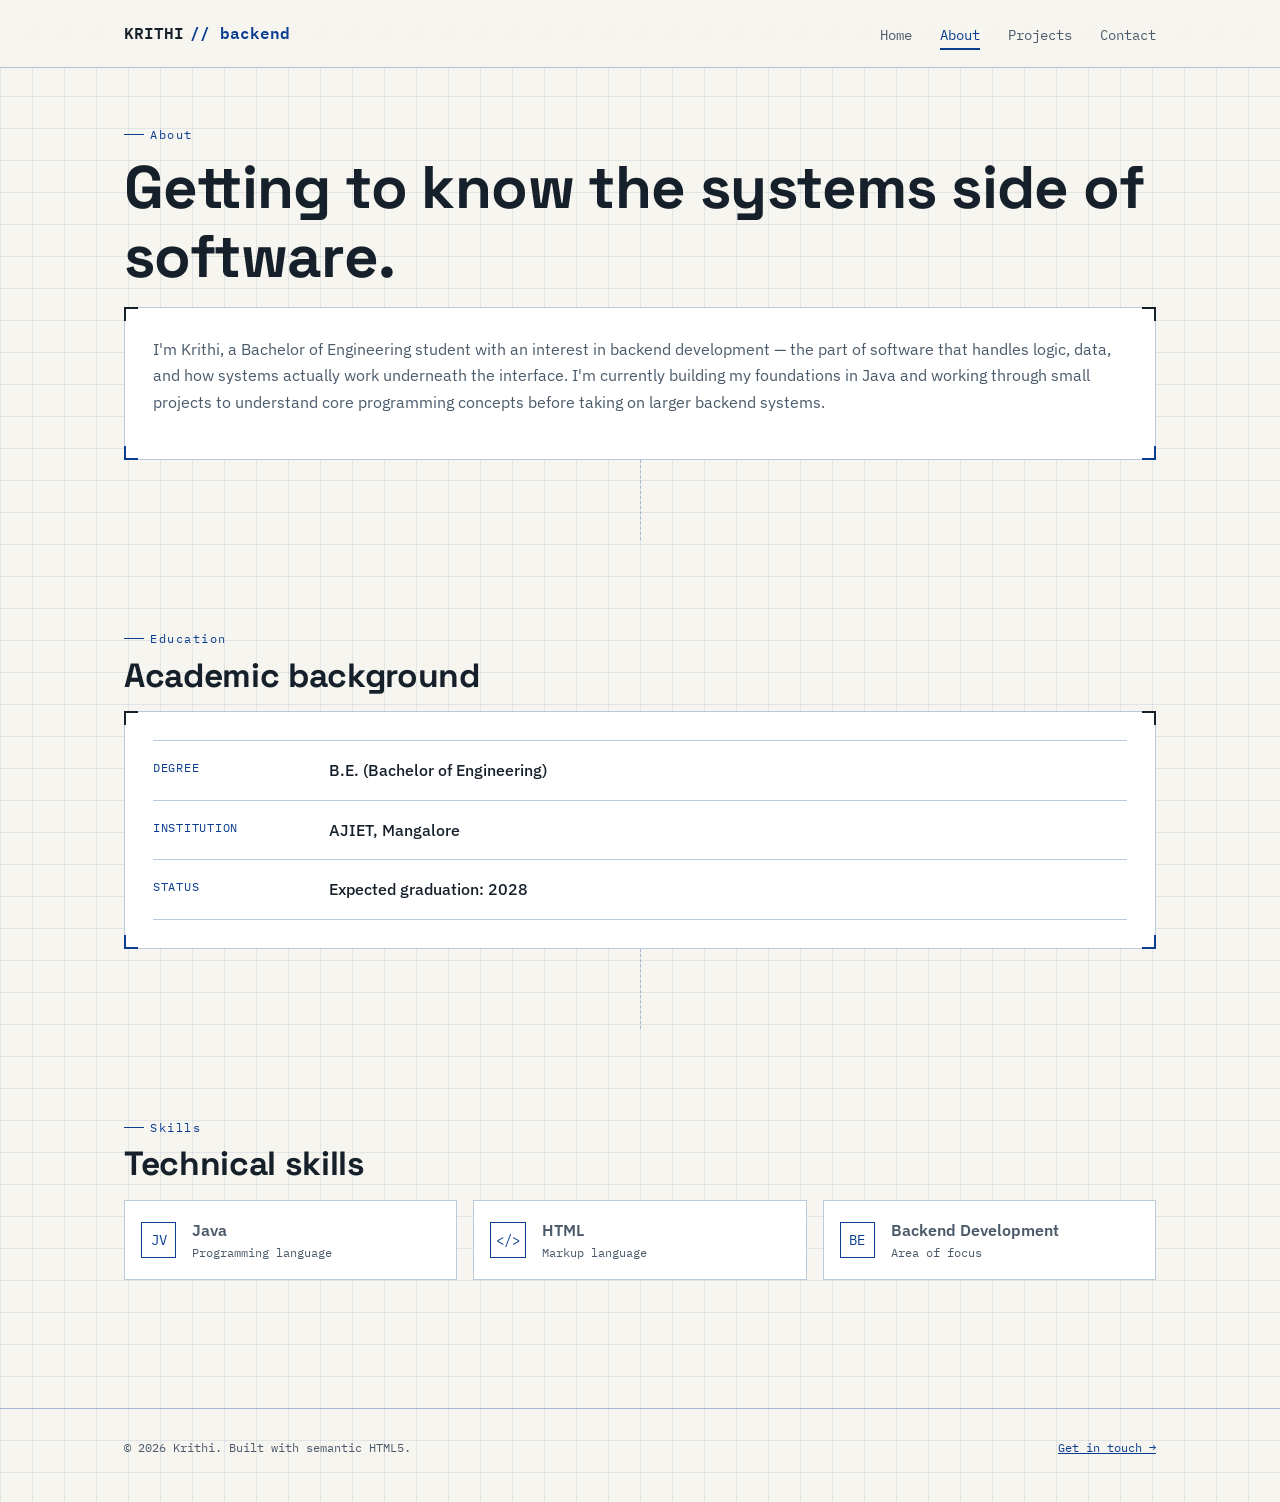
<file: about.html>
<!DOCTYPE html>
<html lang="en">
<head>
  <meta charset="UTF-8">
  <meta name="viewport" content="width=device-width, initial-scale=1.0">

  <title>About — Krithi</title>
  <meta name="description" content="About Krithi: education at AJIET Mangalore, and technical skills in Java, HTML, and backend development.">
  <link rel="canonical" href="https://example.com/about.html">
  <meta property="og:type" content="website">
  <meta property="og:title" content="About — Krithi">
  <meta property="og:description" content="Education and technical skills of Krithi, aspiring backend software engineer.">
  <meta property="og:url" content="https://example.com/about.html">

  <link rel="preconnect" href="https://fonts.googleapis.com">
  <link href="https://fonts.googleapis.com/css2?family=Space+Grotesk:wght@500;600;700&family=IBM+Plex+Sans:wght@400;500;600&family=IBM+Plex+Mono:wght@400;500&display=swap" rel="stylesheet">
  <link rel="stylesheet" href="css/styles.css">
</head>
<body>

  <a class="skip-link" href="#main-content">Skip to main content</a>

  <header class="site-header">
    <div class="site-header__inner">
      <a class="brand" href="index.html">KRITHI <span class="brand__tag">// backend</span></a>
      <button class="nav-toggle" aria-expanded="false" aria-controls="primary-nav"><span>MENU</span></button>
      <nav class="primary-nav" id="primary-nav" aria-label="Primary">
        <ul>
          <li><a href="index.html">Home</a></li>
          <li><a href="about.html" aria-current="page">About</a></li>
          <li><a href="projects.html">Projects</a></li>
          <li><a href="contact.html">Contact</a></li>
        </ul>
      </nav>
    </div>
  </header>

  <main id="main-content">
    <section aria-labelledby="about-heading" style="padding-top: calc(var(--nav-height) + var(--space-4));">
      <p class="eyebrow">About</p>
      <h1 id="about-heading">Getting to know the systems side of software.</h1>
      <div class="about__grid">
        <article class="module reveal">
          <span class="tick-bl" aria-hidden="true"></span><span class="tick-br" aria-hidden="true"></span>
          <p>
            I'm Krithi, a Bachelor of Engineering student with an interest in
            backend development — the part of software that handles logic,
            data, and how systems actually work underneath the interface.
            I'm currently building my foundations in Java and working
            through small projects to understand core programming concepts
            before taking on larger backend systems.
          </p>
        </article>
      </div>
    </section>

    <section aria-labelledby="education-heading">
      <p class="eyebrow">Education</p>
      <h2 id="education-heading">Academic background</h2>
      <div class="module reveal">
        <span class="tick-bl" aria-hidden="true"></span><span class="tick-br" aria-hidden="true"></span>
        <ul class="spec-list">
          <li class="spec-list__row">
            <span class="spec-list__label">Degree</span>
            <span class="spec-list__value">B.E. (Bachelor of Engineering)</span>
          </li>
          <li class="spec-list__row">
            <span class="spec-list__label">Institution</span>
            <span class="spec-list__value">AJIET, Mangalore</span>
          </li>
          <li class="spec-list__row">
            <span class="spec-list__label">Status</span>
            <span class="spec-list__value">Expected graduation: 2028</span>
          </li>
        </ul>
      </div>
    </section>

    <section aria-labelledby="skills-heading">
      <p class="eyebrow">Skills</p>
      <h2 id="skills-heading">Technical skills</h2>
      <div class="skills-grid">
        <div class="skill-card reveal">
          <span class="skill-card__icon" aria-hidden="true">JV</span>
          <div>
            <p class="skill-card__name">Java</p>
            <p class="skill-card__type">Programming language</p>
          </div>
        </div>
        <div class="skill-card reveal">
          <span class="skill-card__icon" aria-hidden="true">&lt;/&gt;</span>
          <div>
            <p class="skill-card__name">HTML</p>
            <p class="skill-card__type">Markup language</p>
          </div>
        </div>
        <div class="skill-card reveal">
          <span class="skill-card__icon" aria-hidden="true">BE</span>
          <div>
            <p class="skill-card__name">Backend Development</p>
            <p class="skill-card__type">Area of focus</p>
          </div>
        </div>
      </div>
    </section>
  </main>

  <footer class="site-footer">
    <div class="site-footer__inner">
      <p>&copy; 2026 Krithi. Built with semantic HTML5.</p>
      <p><a href="contact.html">Get in touch &rarr;</a></p>
    </div>
  </footer>

  <script src="js/main.js"></script>
</body>
</html>
</file>
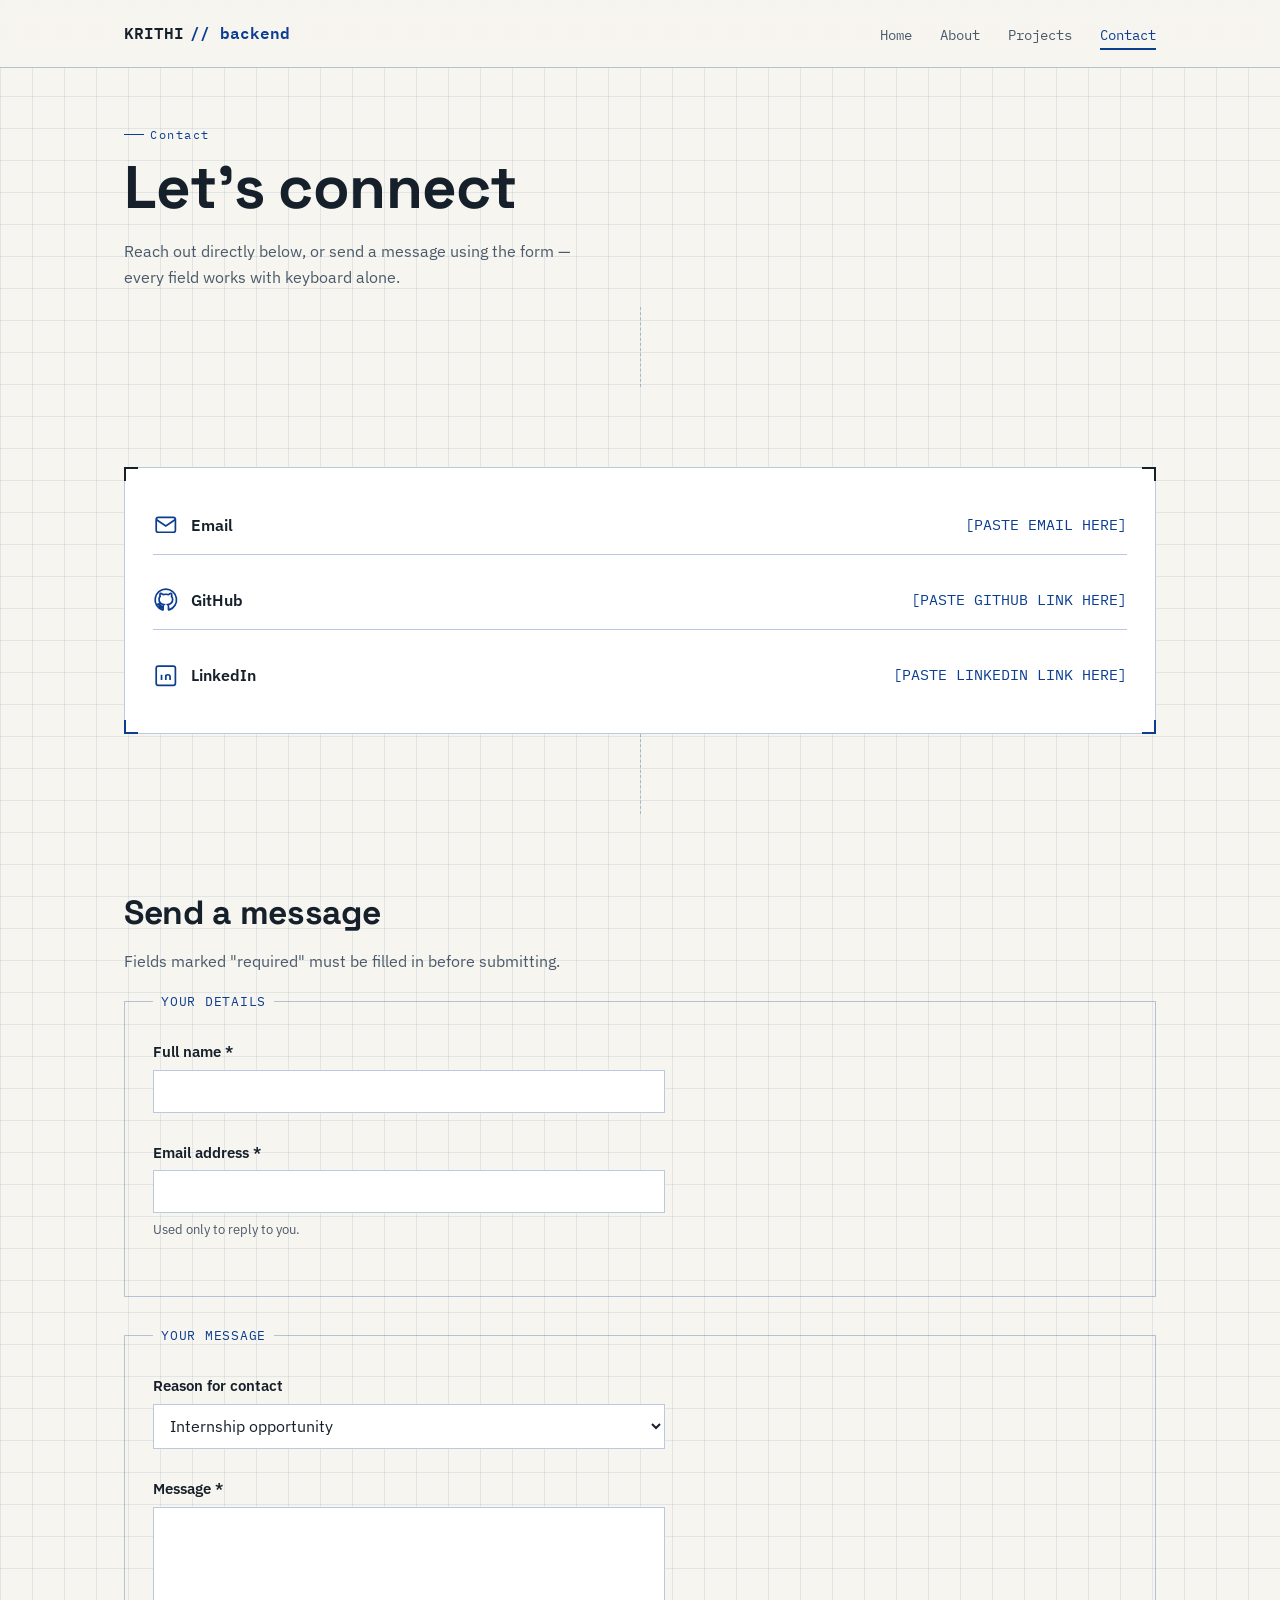
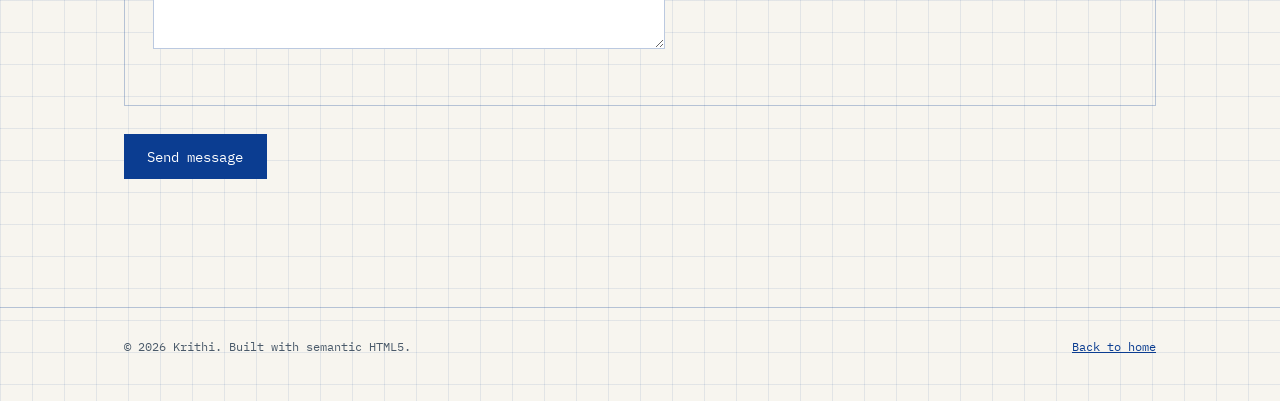
<file: contact.html>
<!DOCTYPE html>
<html lang="en">
<head>
  <meta charset="UTF-8">
  <meta name="viewport" content="width=device-width, initial-scale=1.0">

  <title>Contact — Krithi</title>
  <meta name="description" content="Get in touch with Krithi about internship or collaboration opportunities in software and backend development.">
  <link rel="canonical" href="https://example.com/contact.html">
  <meta property="og:type" content="website">
  <meta property="og:title" content="Contact — Krithi">
  <meta property="og:description" content="Get in touch about internship or collaboration opportunities.">
  <meta property="og:url" content="https://example.com/contact.html">

  <link rel="preconnect" href="https://fonts.googleapis.com">
  <link href="https://fonts.googleapis.com/css2?family=Space+Grotesk:wght@500;600;700&family=IBM+Plex+Sans:wght@400;500;600&family=IBM+Plex+Mono:wght@400;500&display=swap" rel="stylesheet">
  <link rel="stylesheet" href="css/styles.css">
</head>
<body>

  <a class="skip-link" href="#main-content">Skip to main content</a>

  <header class="site-header">
    <div class="site-header__inner">
      <a class="brand" href="index.html">KRITHI <span class="brand__tag">// backend</span></a>
      <button class="nav-toggle" aria-expanded="false" aria-controls="primary-nav"><span>MENU</span></button>
      <nav class="primary-nav" id="primary-nav" aria-label="Primary">
        <ul>
          <li><a href="index.html">Home</a></li>
          <li><a href="about.html">About</a></li>
          <li><a href="projects.html">Projects</a></li>
          <li><a href="contact.html" aria-current="page">Contact</a></li>
        </ul>
      </nav>
    </div>
  </header>

  <main id="main-content">
    <section aria-labelledby="contact-heading" style="padding-top: calc(var(--nav-height) + var(--space-4));">
      <p class="eyebrow">Contact</p>
      <h1 id="contact-heading">Let's connect</h1>
      <p style="max-width:48ch;">Reach out directly below, or send a message using the form — every field works with keyboard alone.</p>
    </section>

    <section aria-labelledby="contact-links-heading">
      <h2 id="contact-links-heading" class="visually-hidden">Direct contact links</h2>
      <div class="module reveal contact-block">
        <span class="tick-bl" aria-hidden="true"></span><span class="tick-br" aria-hidden="true"></span>

        <div class="contact-row">
          <span class="contact-row__label">
            <svg class="contact-row__icon" viewBox="0 0 24 24" fill="none" stroke="currentColor" stroke-width="1.6" aria-hidden="true"><rect x="3" y="5" width="18" height="14" rx="2"/><path d="M3 7l9 6 9-6"/></svg>
            Email
          </span>
          <a href="mailto:[PASTE EMAIL HERE]">[PASTE EMAIL HERE]</a>
        </div>

        <div class="contact-row">
          <span class="contact-row__label">
            <svg class="contact-row__icon" viewBox="0 0 24 24" fill="none" stroke="currentColor" stroke-width="1.6" aria-hidden="true"><path d="M12 2a10 10 0 0 0-3.16 19.49c.5.09.68-.22.68-.48v-1.7c-2.78.6-3.37-1.34-3.37-1.34-.46-1.16-1.11-1.47-1.11-1.47-.91-.62.07-.6.07-.6 1 .07 1.53 1.03 1.53 1.03.9 1.53 2.36 1.09 2.93.83.09-.65.35-1.09.64-1.34-2.22-.25-4.56-1.11-4.56-4.95 0-1.09.39-1.99 1.03-2.68-.1-.26-.45-1.29.1-2.68 0 0 .84-.27 2.75 1.02a9.4 9.4 0 0 1 5 0c1.91-1.29 2.75-1.02 2.75-1.02.55 1.39.2 2.42.1 2.68.64.69 1.03 1.59 1.03 2.68 0 3.85-2.34 4.7-4.57 4.95.36.31.68.92.68 1.85v2.74c0 .27.18.58.69.48A10 10 0 0 0 12 2Z"/></svg>
            GitHub
          </span>
          <a href="[PASTE GITHUB LINK HERE]">[PASTE GITHUB LINK HERE]</a>
        </div>

        <div class="contact-row">
          <span class="contact-row__label">
            <svg class="contact-row__icon" viewBox="0 0 24 24" fill="none" stroke="currentColor" stroke-width="1.6" aria-hidden="true"><rect x="3" y="3" width="18" height="18" rx="2"/><path d="M8 11v5M8 8v.01M12 16v-5M16 16v-3a2 2 0 0 0-4 0"/></svg>
            LinkedIn
          </span>
          <a href="[PASTE LINKEDIN LINK HERE]">[PASTE LINKEDIN LINK HERE]</a>
        </div>
      </div>
    </section>

    <section aria-labelledby="form-heading">
      <h2 id="form-heading">Send a message</h2>

      <div id="form-status" role="status" aria-live="polite" hidden></div>

      <form id="contact-form" novalidate aria-describedby="form-instructions">
        <p id="form-instructions" class="hint">Fields marked "required" must be filled in before submitting.</p>

        <fieldset>
          <legend>Your details</legend>

          <div class="form-field" id="name-field">
            <label for="name">Full name <span aria-hidden="true">*</span><span class="visually-hidden">required</span></label>
            <input type="text" id="name" name="name" autocomplete="name" required aria-required="true" aria-describedby="name-error">
            <p class="form-field__error" id="name-error" hidden>Please enter your name.</p>
          </div>

          <div class="form-field" id="email-field">
            <label for="email">Email address <span aria-hidden="true">*</span><span class="visually-hidden">required</span></label>
            <input type="email" id="email" name="email" autocomplete="email" required aria-required="true" aria-describedby="email-hint email-error">
            <p class="hint" id="email-hint">Used only to reply to you.</p>
            <p class="form-field__error" id="email-error" hidden>Please enter a valid email address.</p>
          </div>
        </fieldset>

        <fieldset>
          <legend>Your message</legend>

          <div class="form-field" id="reason-field">
            <label for="reason">Reason for contact</label>
            <select id="reason" name="reason">
              <option value="internship">Internship opportunity</option>
              <option value="project">Project collaboration</option>
              <option value="other">Other</option>
            </select>
          </div>

          <div class="form-field" id="message-field">
            <label for="message">Message <span aria-hidden="true">*</span><span class="visually-hidden">required</span></label>
            <textarea id="message" name="message" rows="6" required aria-required="true" aria-describedby="message-error"></textarea>
            <p class="form-field__error" id="message-error" hidden>Please enter a message.</p>
          </div>
        </fieldset>

        <button type="submit" class="btn btn--primary">Send message</button>
      </form>
    </section>
  </main>

  <footer class="site-footer">
    <div class="site-footer__inner">
      <p>&copy; 2026 Krithi. Built with semantic HTML5.</p>
      <p><a href="index.html">Back to home</a></p>
    </div>
  </footer>

  <script src="js/main.js"></script>
</body>
</html>
</file>
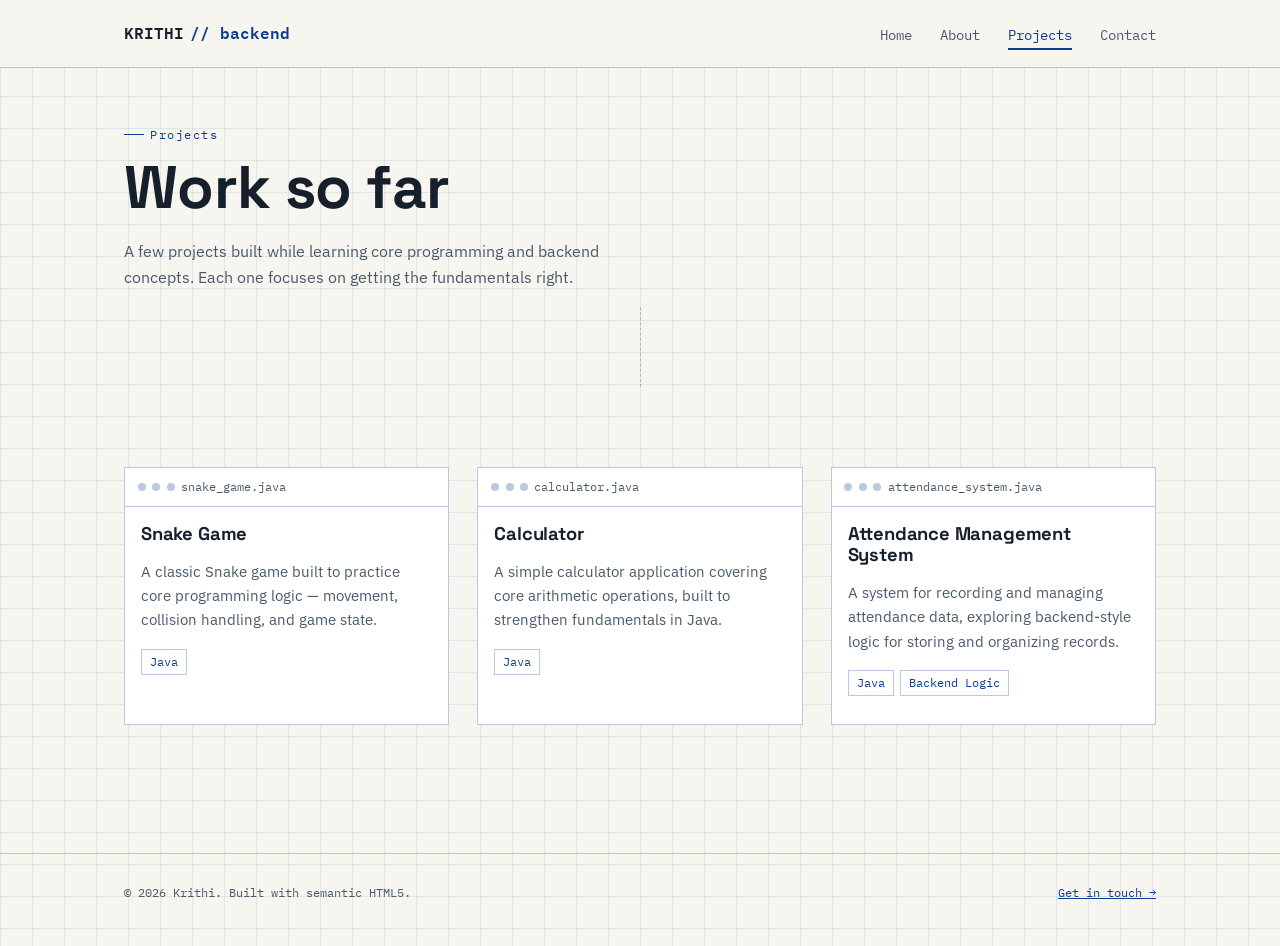
<file: projects.html>
<!DOCTYPE html>
<html lang="en">
<head>
  <meta charset="UTF-8">
  <meta name="viewport" content="width=device-width, initial-scale=1.0">

  <title>Projects — Krithi</title>
  <meta name="description" content="Projects by Krithi including a Snake Game, Calculator, and Attendance Management System, built while learning Java and backend fundamentals.">
  <link rel="canonical" href="https://example.com/projects.html">
  <meta property="og:type" content="website">
  <meta property="og:title" content="Projects — Krithi">
  <meta property="og:description" content="Snake Game, Calculator, and Attendance Management System — built while learning Java.">
  <meta property="og:url" content="https://example.com/projects.html">

  <link rel="preconnect" href="https://fonts.googleapis.com">
  <link href="https://fonts.googleapis.com/css2?family=Space+Grotesk:wght@500;600;700&family=IBM+Plex+Sans:wght@400;500;600&family=IBM+Plex+Mono:wght@400;500&display=swap" rel="stylesheet">
  <link rel="stylesheet" href="css/styles.css">
</head>
<body>

  <a class="skip-link" href="#main-content">Skip to main content</a>

  <header class="site-header">
    <div class="site-header__inner">
      <a class="brand" href="index.html">KRITHI <span class="brand__tag">// backend</span></a>
      <button class="nav-toggle" aria-expanded="false" aria-controls="primary-nav"><span>MENU</span></button>
      <nav class="primary-nav" id="primary-nav" aria-label="Primary">
        <ul>
          <li><a href="index.html">Home</a></li>
          <li><a href="about.html">About</a></li>
          <li><a href="projects.html" aria-current="page">Projects</a></li>
          <li><a href="contact.html">Contact</a></li>
        </ul>
      </nav>
    </div>
  </header>

  <main id="main-content">
    <section aria-labelledby="projects-heading" style="padding-top: calc(var(--nav-height) + var(--space-4));">
      <p class="eyebrow">Projects</p>
      <h1 id="projects-heading">Work so far</h1>
      <p style="max-width:48ch;">
        A few projects built while learning core programming and backend
        concepts. Each one focuses on getting the fundamentals right.
      </p>
    </section>

    <section aria-label="Project list">
      <div class="project-grid">

        <article class="project-card reveal" aria-labelledby="proj-1-heading">
          <div class="project-card__bar" aria-hidden="true">
            <span></span><span></span><span></span> snake_game.java
          </div>
          <div class="project-card__body">
            <h2 id="proj-1-heading" style="font-size:1.15rem;">Snake Game</h2>
            <p>
              <!-- Krithi: add 1-2 sentences here about how you built this and what it does -->
              A classic Snake game built to practice core programming logic —
              movement, collision handling, and game state.
            </p>
            <ul class="project-tags" aria-label="Technologies used">
              <li>Java</li>
            </ul>
          </div>
        </article>

        <article class="project-card reveal" aria-labelledby="proj-2-heading">
          <div class="project-card__bar" aria-hidden="true">
            <span></span><span></span><span></span> calculator.java
          </div>
          <div class="project-card__body">
            <h2 id="proj-2-heading" style="font-size:1.15rem;">Calculator</h2>
            <p>
              <!-- Krithi: add 1-2 sentences here about how you built this and what it does -->
              A simple calculator application covering core arithmetic
              operations, built to strengthen fundamentals in Java.
            </p>
            <ul class="project-tags" aria-label="Technologies used">
              <li>Java</li>
            </ul>
          </div>
        </article>

        <article class="project-card reveal" aria-labelledby="proj-3-heading">
          <div class="project-card__bar" aria-hidden="true">
            <span></span><span></span><span></span> attendance_system.java
          </div>
          <div class="project-card__body">
            <h2 id="proj-3-heading" style="font-size:1.15rem;">Attendance Management System</h2>
            <p>
              <!-- Krithi: add 1-2 sentences here about how you built this and what it does -->
              A system for recording and managing attendance data, exploring
              backend-style logic for storing and organizing records.
            </p>
            <ul class="project-tags" aria-label="Technologies used">
              <li>Java</li>
              <li>Backend Logic</li>
            </ul>
          </div>
        </article>

      </div>
    </section>
  </main>

  <footer class="site-footer">
    <div class="site-footer__inner">
      <p>&copy; 2026 Krithi. Built with semantic HTML5.</p>
      <p><a href="contact.html">Get in touch &rarr;</a></p>
    </div>
  </footer>

  <script src="js/main.js"></script>
</body>
</html>
</file>
<file: style.css>
/* ==========================================================================
   KRITHI — PORTFOLIO STYLESHEET
   Tech Stack: Pure Modern CSS3 (Variables, Grid, Flexbox, Transitions)
   Theme: Elegant Obsidian Dark Theme (with Light Theme support)
   ========================================================================== */

/* --------------------------------------------------------------------------
   1. CSS Custom Properties / Design Tokens
   -------------------------------------------------------------------------- */
:root {
  /* Color Palette — Obsidian Dark Theme (Default) */
  --bg-primary: #0a0e17;
  --bg-secondary: #0f172a;
  --bg-tertiary: #17223b;
  --bg-card: rgba(18, 26, 43, 0.75);
  --bg-card-hover: rgba(25, 36, 61, 0.9);
  --bg-card-solid: #111a2e;
  --bg-input: rgba(15, 23, 42, 0.85);

  /* Border & Dividers */
  --border-subtle: rgba(255, 255, 255, 0.08);
  --border-medium: rgba(255, 255, 255, 0.15);
  --border-focus: #38bdf8;

  /* Typography Colors */
  --text-primary: #f8fafc;
  --text-secondary: #94a3b8;
  --text-muted: #64748b;
  --text-highlight: #38bdf8;

  /* Accents & Brand */
  --accent-primary: #38bdf8;       /* Electric Sky Cyan */
  --accent-primary-hover: #0284c7;
  --accent-primary-glow: rgba(56, 189, 248, 0.25);
  --accent-secondary: #818cf8;     /* Tech Violet / Indigo */
  --accent-secondary-glow: rgba(129, 140, 248, 0.25);
  --accent-emerald: #10b981;       /* Active / Verified Green */
  --accent-emerald-glow: rgba(16, 185, 129, 0.25);
  --accent-warning: #f59e0b;       /* Amber */
  --accent-error: #ef4444;         /* Rose Red */

  /* Gradients */
  --gradient-brand: linear-gradient(135deg, #38bdf8 0%, #818cf8 100%);
  --gradient-hero-glow-1: radial-gradient(circle, rgba(56, 189, 248, 0.18) 0%, rgba(56, 189, 248, 0) 70%);
  --gradient-hero-glow-2: radial-gradient(circle, rgba(129, 140, 248, 0.15) 0%, rgba(129, 140, 248, 0) 70%);

  /* Typography */
  --font-sans: 'Inter', system-ui, -apple-system, BlinkMacSystemFont, 'Segoe UI', Roboto, Oxygen, Ubuntu, Cantarell, sans-serif;
  --font-mono: 'JetBrains Mono', 'Fira Code', 'Courier New', monospace;

  /* Shadows */
  --shadow-sm: 0 2px 4px rgba(0, 0, 0, 0.2);
  --shadow-md: 0 4px 12px rgba(0, 0, 0, 0.35);
  --shadow-lg: 0 10px 25px -5px rgba(0, 0, 0, 0.5), 0 8px 10px -6px rgba(0, 0, 0, 0.4);
  --shadow-glow: 0 0 20px rgba(56, 189, 248, 0.2);

  /* Layout & Spacing */
  --container-max: 1200px;
  --nav-height: 72px;
  --radius-sm: 6px;
  --radius-md: 10px;
  --radius-lg: 16px;
  --radius-full: 9999px;

  /* Transitions */
  --transition-fast: 0.15s ease;
  --transition-normal: 0.25s ease;
  --transition-slow: 0.4s cubic-bezier(0.16, 1, 0.3, 1);
}

/* --------------------------------------------------------------------------
   Light Theme Override (when data-theme="light")
   -------------------------------------------------------------------------- */
:root[data-theme="light"] {
  --bg-primary: #f8fafc;
  --bg-secondary: #f1f5f9;
  --bg-tertiary: #e2e8f0;
  --bg-card: rgba(255, 255, 255, 0.85);
  --bg-card-hover: rgba(255, 255, 255, 0.98);
  --bg-card-solid: #ffffff;
  --bg-input: #ffffff;

  --border-subtle: rgba(15, 23, 42, 0.08);
  --border-medium: rgba(15, 23, 42, 0.16);
  --border-focus: #0284c7;

  --text-primary: #0f172a;
  --text-secondary: #475569;
  --text-muted: #64748b;
  --text-highlight: #0284c7;

  --accent-primary: #0284c7;
  --accent-primary-hover: #0369a1;
  --accent-primary-glow: rgba(2, 132, 199, 0.15);
  --accent-secondary: #6366f1;
  --accent-secondary-glow: rgba(99, 102, 241, 0.15);
  --accent-emerald: #059669;

  --gradient-brand: linear-gradient(135deg, #0284c7 0%, #6366f1 100%);
  --gradient-hero-glow-1: radial-gradient(circle, rgba(2, 132, 199, 0.1) 0%, rgba(2, 132, 199, 0) 70%);
  --gradient-hero-glow-2: radial-gradient(circle, rgba(99, 102, 241, 0.08) 0%, rgba(99, 102, 241, 0) 70%);

  --shadow-sm: 0 1px 3px rgba(0, 0, 0, 0.06);
  --shadow-md: 0 4px 6px -1px rgba(0, 0, 0, 0.08), 0 2px 4px -2px rgba(0, 0, 0, 0.06);
  --shadow-lg: 0 10px 15px -3px rgba(0, 0, 0, 0.08), 0 4px 6px -4px rgba(0, 0, 0, 0.04);
  --shadow-glow: 0 0 16px rgba(2, 132, 199, 0.15);
}

/* --------------------------------------------------------------------------
   2. Base & CSS Reset
   -------------------------------------------------------------------------- */
*, *::before, *::after {
  box-sizing: border-box;
  margin: 0;
  padding: 0;
}

html {
  font-family: var(--font-sans);
  font-size: 16px;
  line-height: 1.6;
  color: var(--text-primary);
  background-color: var(--bg-primary);
  scroll-behavior: smooth;
  scroll-padding-top: calc(var(--nav-height) + 1.5rem);
  -webkit-font-smoothing: antialiased;
  -moz-osx-font-smoothing: grayscale;
}

body {
  min-height: 100vh;
  background-color: var(--bg-primary);
  color: var(--text-primary);
  overflow-x: hidden;
  position: relative;
  transition: background-color var(--transition-normal), color var(--transition-normal);
}

img, svg {
  display: block;
  max-width: 100%;
}

a {
  color: inherit;
  text-decoration: none;
  transition: color var(--transition-fast);
}

button, input, select, textarea {
  font-family: inherit;
  font-size: inherit;
  color: inherit;
}

ul, ol {
  list-style: none;
}

/* Accessibility: Visible Focus Indicators */
:focus-visible {
  outline: 2px solid var(--border-focus);
  outline-offset: 3px;
  border-radius: var(--radius-sm);
}

/* Skip Navigation Link for Screen Readers / Keyboard Users */
.skip-link {
  position: absolute;
  top: -100px;
  left: 1.5rem;
  background: var(--accent-primary);
  color: #0b0f19;
  font-weight: 600;
  padding: 0.75rem 1.25rem;
  z-index: 9999;
  border-radius: var(--radius-md);
  box-shadow: var(--shadow-lg);
  transition: top var(--transition-fast);
}

.skip-link:focus {
  top: 1.5rem;
}

/* Layout Container */
.container {
  width: 100%;
  max-width: var(--container-max);
  margin-left: auto;
  margin-right: auto;
  padding-left: 1.5rem;
  padding-right: 1.5rem;
}

/* Section Common Styles */
.section {
  padding: 6rem 0;
  position: relative;
}

.section-header {
  text-align: center;
  max-width: 720px;
  margin: 0 auto 3.5rem auto;
}

.section-tag {
  display: inline-block;
  font-family: var(--font-mono);
  font-size: 0.85rem;
  font-weight: 600;
  text-transform: uppercase;
  letter-spacing: 0.12em;
  color: var(--accent-primary);
  margin-bottom: 0.5rem;
}

.section-title {
  font-size: 2.25rem;
  font-weight: 700;
  letter-spacing: -0.02em;
  color: var(--text-primary);
  margin-bottom: 0.75rem;
}

.title-bar {
  width: 50px;
  height: 4px;
  background: var(--gradient-brand);
  border-radius: var(--radius-full);
  margin: 0.5rem auto 1.25rem auto;
}

.section-desc {
  font-size: 1.05rem;
  color: var(--text-secondary);
  line-height: 1.65;
}

.gradient-text {
  background: var(--gradient-brand);
  -webkit-background-clip: text;
  -webkit-text-fill-color: transparent;
  display: inline-block;
}

/* --------------------------------------------------------------------------
   3. Header & Navigation Bar
   -------------------------------------------------------------------------- */
.site-header {
  position: fixed;
  top: 0;
  left: 0;
  right: 0;
  height: var(--nav-height);
  background: rgba(10, 14, 23, 0.8);
  backdrop-filter: blur(12px);
  -webkit-backdrop-filter: blur(12px);
  border-bottom: 1px solid var(--border-subtle);
  z-index: 1000;
  transition: all var(--transition-normal);
}

:root[data-theme="light"] .site-header {
  background: rgba(248, 250, 252, 0.85);
}

.site-header.scrolled {
  box-shadow: var(--shadow-md);
  border-bottom-color: var(--border-medium);
}

.header-container {
  max-width: var(--container-max);
  height: 100%;
  margin: 0 auto;
  padding: 0 1.5rem;
  display: flex;
  align-items: center;
  justify-content: space-between;
}

/* Brand Logo */
.brand-logo {
  display: flex;
  align-items: center;
  gap: 0.5rem;
  font-weight: 700;
  font-size: 1.2rem;
  color: var(--text-primary);
  letter-spacing: -0.01em;
}

.logo-symbol {
  font-family: var(--font-mono);
  color: var(--accent-primary);
  font-weight: 700;
}

.logo-badge {
  font-family: var(--font-mono);
  font-size: 0.7rem;
  font-weight: 600;
  padding: 0.15rem 0.45rem;
  border-radius: var(--radius-sm);
  background: rgba(56, 189, 248, 0.12);
  color: var(--accent-primary);
  border: 1px solid rgba(56, 189, 248, 0.25);
}

/* Primary Nav */
.primary-nav {
  display: flex;
  align-items: center;
}

.nav-list {
  display: flex;
  align-items: center;
  gap: 0.5rem;
}

.nav-link {
  font-size: 0.925rem;
  font-weight: 500;
  color: var(--text-secondary);
  padding: 0.45rem 0.85rem;
  border-radius: var(--radius-sm);
  transition: all var(--transition-fast);
}

.nav-link:hover {
  color: var(--text-primary);
  background: var(--border-subtle);
}

.nav-link.active {
  color: var(--accent-primary);
  background: rgba(56, 189, 248, 0.1);
  font-weight: 600;
}

/* Header Action Buttons */
.header-actions {
  display: flex;
  align-items: center;
  gap: 0.75rem;
}

/* Theme Toggle Button */
.theme-toggle {
  background: transparent;
  border: 1px solid var(--border-subtle);
  color: var(--text-secondary);
  padding: 0.45rem;
  border-radius: var(--radius-md);
  cursor: pointer;
  display: flex;
  align-items: center;
  justify-content: center;
  transition: all var(--transition-fast);
}

.theme-toggle:hover {
  color: var(--text-primary);
  border-color: var(--border-medium);
  background: var(--border-subtle);
}

.sun-icon { display: none; }
.moon-icon { display: block; }

:root[data-theme="light"] .sun-icon { display: block; }
:root[data-theme="light"] .moon-icon { display: none; }

/* Mobile Menu Toggle */
.nav-toggle {
  display: none;
  background: transparent;
  border: 1px solid var(--border-subtle);
  border-radius: var(--radius-md);
  padding: 0.5rem;
  cursor: pointer;
  flex-direction: column;
  gap: 5px;
  width: 40px;
  height: 40px;
  justify-content: center;
  align-items: center;
}

.hamburger-bar {
  display: block;
  width: 22px;
  height: 2px;
  background-color: var(--text-primary);
  border-radius: 2px;
  transition: transform var(--transition-normal), opacity var(--transition-normal);
}

.nav-toggle[aria-expanded="true"] .hamburger-bar:nth-child(1) {
  transform: translateY(7px) rotate(45deg);
}
.nav-toggle[aria-expanded="true"] .hamburger-bar:nth-child(2) {
  opacity: 0;
}
.nav-toggle[aria-expanded="true"] .hamburger-bar:nth-child(3) {
  transform: translateY(-7px) rotate(-45deg);
}

/* --------------------------------------------------------------------------
   4. Buttons & Badges
   -------------------------------------------------------------------------- */
.btn {
  display: inline-flex;
  align-items: center;
  justify-content: center;
  gap: 0.5rem;
  padding: 0.75rem 1.4rem;
  font-size: 0.95rem;
  font-weight: 600;
  border-radius: var(--radius-md);
  cursor: pointer;
  border: 1px solid transparent;
  transition: all var(--transition-fast);
  white-space: nowrap;
}

.btn-primary {
  background: var(--accent-primary);
  color: #0b0f19;
  box-shadow: 0 4px 14px var(--accent-primary-glow);
}

.btn-primary:hover {
  background: var(--accent-primary-hover);
  color: #ffffff;
  transform: translateY(-1px);
  box-shadow: 0 6px 18px var(--accent-primary-glow);
}

.btn-secondary {
  background: rgba(255, 255, 255, 0.06);
  color: var(--text-primary);
  border-color: var(--border-medium);
}

.btn-secondary:hover {
  background: rgba(255, 255, 255, 0.12);
  border-color: var(--text-secondary);
  transform: translateY(-1px);
}

.btn-ghost {
  background: transparent;
  color: var(--text-primary);
  border-color: var(--border-subtle);
}

.btn-ghost:hover {
  background: var(--border-subtle);
  border-color: var(--border-medium);
}

.btn-outline {
  background: transparent;
  color: var(--text-primary);
  border-color: var(--border-medium);
}

.btn-outline:hover {
  border-color: var(--accent-primary);
  color: var(--accent-primary);
  background: rgba(56, 189, 248, 0.08);
}

.btn-sm {
  padding: 0.45rem 0.85rem;
  font-size: 0.85rem;
}

.badge {
  display: inline-flex;
  align-items: center;
  padding: 0.2rem 0.6rem;
  font-size: 0.75rem;
  font-weight: 600;
  border-radius: var(--radius-full);
}

.badge-primary {
  background: rgba(56, 189, 248, 0.12);
  color: var(--accent-primary);
  border: 1px solid rgba(56, 189, 248, 0.25);
}

.badge-accent {
  background: rgba(129, 140, 248, 0.12);
  color: var(--accent-secondary);
  border: 1px solid rgba(129, 140, 248, 0.25);
}

.badge-emerald {
  background: rgba(16, 185, 129, 0.12);
  color: var(--accent-emerald);
  border: 1px solid rgba(16, 185, 129, 0.25);
}

/* --------------------------------------------------------------------------
   5. Hero Section
   -------------------------------------------------------------------------- */
.hero-section {
  position: relative;
  min-height: 100vh;
  padding-top: calc(var(--nav-height) + 3rem);
  padding-bottom: 5rem;
  display: flex;
  align-items: center;
  overflow: hidden;
}

.hero-bg-glow {
  position: absolute;
  width: 600px;
  height: 600px;
  border-radius: 50%;
  pointer-events: none;
  z-index: 0;
  filter: blur(80px);
}

.glow-1 {
  top: 10%;
  left: -150px;
  background: var(--gradient-hero-glow-1);
}

.glow-2 {
  bottom: 5%;
  right: -150px;
  background: var(--gradient-hero-glow-2);
}

.hero-container {
  position: relative;
  z-index: 1;
  display: grid;
  grid-template-columns: 1.15fr 0.85fr;
  gap: 3.5rem;
  align-items: center;
}

.hero-content {
  display: flex;
  flex-direction: column;
  gap: 1.25rem;
}

/* Availability Pill */
.status-pill {
  align-self: flex-start;
  display: inline-flex;
  align-items: center;
  gap: 0.6rem;
  padding: 0.4rem 0.9rem;
  border-radius: var(--radius-full);
  background: rgba(16, 185, 129, 0.08);
  border: 1px solid rgba(16, 185, 129, 0.25);
  font-size: 0.825rem;
  font-weight: 500;
  color: var(--accent-emerald);
}

.status-dot {
  width: 8px;
  height: 8px;
  border-radius: 50%;
  background-color: var(--accent-emerald);
  box-shadow: 0 0 10px var(--accent-emerald);
  animation: pulseDot 2s infinite ease-in-out;
}

@keyframes pulseDot {
  0%, 100% { transform: scale(1); opacity: 1; }
  50% { transform: scale(1.3); opacity: 0.6; }
}

.hero-eyebrow {
  font-size: 1.25rem;
  font-weight: 500;
  color: var(--text-secondary);
}

.hero-title {
  font-size: 3.75rem;
  font-weight: 800;
  line-height: 1.1;
  letter-spacing: -0.03em;
}

.hero-subtitle {
  font-size: 1.35rem;
  font-weight: 600;
  color: var(--text-secondary);
  line-height: 1.4;
}

.hero-description {
  font-size: 1.05rem;
  color: var(--text-secondary);
  line-height: 1.7;
  max-width: 580px;
}

.hero-actions {
  display: flex;
  flex-wrap: wrap;
  align-items: center;
  gap: 0.85rem;
  margin-top: 0.5rem;
}

.hero-meta {
  display: flex;
  flex-wrap: wrap;
  align-items: center;
  gap: 0.85rem;
  padding-top: 1.25rem;
  border-top: 1px solid var(--border-subtle);
  font-size: 0.875rem;
  color: var(--text-muted);
}

.meta-item {
  display: flex;
  align-items: center;
  gap: 0.4rem;
}

.meta-link:hover {
  color: var(--accent-primary);
  text-decoration: underline;
}

.meta-divider {
  color: var(--border-medium);
}

/* Terminal Card in Hero */
.code-terminal-card {
  background: var(--bg-card-solid);
  border: 1px solid var(--border-medium);
  border-radius: var(--radius-lg);
  box-shadow: var(--shadow-lg), 0 0 40px rgba(0, 0, 0, 0.4);
  overflow: hidden;
  font-family: var(--font-mono);
  transition: transform var(--transition-normal);
}

.code-terminal-card:hover {
  transform: translateY(-4px);
  border-color: rgba(56, 189, 248, 0.3);
}

.terminal-header {
  background: rgba(0, 0, 0, 0.35);
  padding: 0.75rem 1rem;
  display: flex;
  align-items: center;
  gap: 1rem;
  border-bottom: 1px solid var(--border-subtle);
}

.terminal-dots {
  display: flex;
  align-items: center;
  gap: 6px;
}

.dot {
  width: 10px;
  height: 10px;
  border-radius: 50%;
}
.dot-red { background: #ef4444; }
.dot-yellow { background: #f59e0b; }
.dot-green { background: #10b981; }

.terminal-title {
  font-size: 0.75rem;
  color: var(--text-muted);
  letter-spacing: 0.05em;
}

.terminal-body {
  padding: 1.5rem;
  font-size: 0.875rem;
  line-height: 1.7;
}

.code-line {
  margin-bottom: 0.2rem;
  white-space: nowrap;
}

.indent-1 { padding-left: 1.5rem; }

.code-keyword { color: #f472b6; }
.code-var { color: #38bdf8; }
.code-prop { color: #93c5fd; }
.code-string { color: #fcd34d; }
.code-number { color: #a78bfa; }
.code-comment { color: var(--text-muted); font-style: italic; }
.green-highlight { color: #6ee7b7; font-weight: 500; }

.terminal-cursor {
  display: inline-block;
  margin-top: 0.5rem;
}
.terminal-cursor::after {
  content: "█";
  color: var(--accent-primary);
  animation: cursorBlink 1s infinite step-start;
  margin-left: 4px;
}

@keyframes cursorBlink {
  50% { opacity: 0; }
}

/* --------------------------------------------------------------------------
   6. About Section
   -------------------------------------------------------------------------- */
.about-grid {
  display: grid;
  grid-template-columns: 1.25fr 0.75fr;
  gap: 2rem;
  align-items: start;
}

.about-card {
  background: var(--bg-card);
  border: 1px solid var(--border-subtle);
  border-radius: var(--radius-lg);
  padding: 2rem;
  backdrop-filter: blur(12px);
  -webkit-backdrop-filter: blur(12px);
  box-shadow: var(--shadow-sm);
  transition: all var(--transition-normal);
}

.about-card:hover {
  border-color: var(--border-medium);
  box-shadow: var(--shadow-md);
}

.main-about-card {
  display: flex;
  flex-direction: column;
  gap: 1.5rem;
}

.about-heading {
  display: flex;
  align-items: center;
  gap: 0.65rem;
  font-size: 1.25rem;
  font-weight: 700;
  color: var(--text-primary);
}

.about-heading svg {
  color: var(--accent-primary);
}

.about-text {
  font-size: 1.05rem;
  line-height: 1.75;
  color: var(--text-secondary);
}

.about-features {
  display: grid;
  grid-template-columns: 1fr;
  gap: 1.25rem;
  margin-top: 0.5rem;
  padding-top: 1.25rem;
  border-top: 1px solid var(--border-subtle);
}

.feature-item {
  display: flex;
  align-items: flex-start;
  gap: 1rem;
}

.feature-icon {
  width: 42px;
  height: 42px;
  border-radius: var(--radius-md);
  background: rgba(56, 189, 248, 0.1);
  color: var(--accent-primary);
  display: flex;
  align-items: center;
  justify-content: center;
  flex-shrink: 0;
}

.feature-title {
  font-size: 1rem;
  font-weight: 600;
  color: var(--text-primary);
  margin-bottom: 0.2rem;
}

.feature-desc {
  font-size: 0.875rem;
  color: var(--text-secondary);
  line-height: 1.5;
}

.about-sidebar {
  display: flex;
  flex-direction: column;
  gap: 1.5rem;
}

.card-caption {
  font-size: 0.85rem;
  color: var(--text-muted);
  margin-top: 0.35rem;
  margin-bottom: 1.25rem;
}

.languages-list {
  display: flex;
  flex-direction: column;
  gap: 1.15rem;
}

.language-item {
  display: flex;
  flex-direction: column;
  gap: 0.4rem;
}

.lang-info {
  display: flex;
  align-items: center;
  justify-content: space-between;
}

.lang-name {
  font-size: 0.95rem;
  font-weight: 600;
  color: var(--text-primary);
}

.progress-track {
  width: 100%;
  height: 6px;
  background: var(--border-subtle);
  border-radius: var(--radius-full);
  overflow: hidden;
}

.progress-bar {
  height: 100%;
  background: var(--gradient-brand);
  border-radius: var(--radius-full);
}

.focus-card {
  background: linear-gradient(135deg, rgba(56, 189, 248, 0.08) 0%, rgba(129, 140, 248, 0.08) 100%);
  border: 1px solid rgba(56, 189, 248, 0.2);
}

.focus-header {
  display: flex;
  justify-content: space-between;
  align-items: center;
  margin-bottom: 0.5rem;
}

.focus-title {
  font-family: var(--font-mono);
  font-size: 0.8rem;
  text-transform: uppercase;
  color: var(--accent-primary);
  font-weight: 600;
}

.focus-period {
  font-family: var(--font-mono);
  font-size: 0.75rem;
  color: var(--text-muted);
}

.focus-institution {
  font-size: 1.1rem;
  font-weight: 700;
  color: var(--text-primary);
  margin-bottom: 0.25rem;
}

.focus-degree {
  font-size: 0.9rem;
  color: var(--text-secondary);
}

/* --------------------------------------------------------------------------
   7. Skills Section
   -------------------------------------------------------------------------- */
.skills-columns {
  display: grid;
  grid-template-columns: 1fr 1fr;
  gap: 2.5rem;
}

.skills-category-block {
  display: flex;
  flex-direction: column;
  gap: 1.5rem;
}

.skills-category-header {
  display: flex;
  align-items: center;
  gap: 1rem;
  padding-bottom: 1rem;
  border-bottom: 1px solid var(--border-subtle);
}

.category-icon-box {
  width: 48px;
  height: 48px;
  border-radius: var(--radius-md);
  background: rgba(56, 189, 248, 0.12);
  color: var(--accent-primary);
  display: flex;
  align-items: center;
  justify-content: center;
}

.category-icon-box.accent-box {
  background: rgba(129, 140, 248, 0.12);
  color: var(--accent-secondary);
}

.category-title {
  font-size: 1.35rem;
  font-weight: 700;
  color: var(--text-primary);
}

.category-subtitle {
  font-size: 0.875rem;
  color: var(--text-muted);
}

.skills-card-grid {
  display: grid;
  grid-template-columns: 1fr;
  gap: 1rem;
}

.skill-pill-card {
  background: var(--bg-card);
  border: 1px solid var(--border-subtle);
  border-radius: var(--radius-md);
  padding: 1.25rem;
  transition: all var(--transition-normal);
}

.skill-pill-card:hover {
  background: var(--bg-card-hover);
  border-color: var(--border-medium);
  transform: translateY(-2px);
  box-shadow: var(--shadow-md);
}

.skill-top {
  display: flex;
  align-items: center;
  gap: 0.85rem;
  margin-bottom: 0.65rem;
}

.skill-icon-wrap {
  width: 36px;
  height: 36px;
  border-radius: var(--radius-sm);
  display: flex;
  align-items: center;
  justify-content: center;
  font-weight: 700;
  font-size: 0.9rem;
  font-family: var(--font-mono);
}

.java-badge { background: rgba(239, 68, 68, 0.12); color: #f87171; }
.html-badge { background: rgba(249, 115, 22, 0.12); color: #fb923c; }
.css-badge  { background: rgba(14, 165, 233, 0.12); color: #38bdf8; }
.js-badge   { background: rgba(234, 179, 8, 0.12); color: #facc15; }

.solved-badge   { background: rgba(16, 185, 129, 0.12); color: var(--accent-emerald); }
.thinking-badge { background: rgba(139, 92, 246, 0.12); color: #a78bfa; }
.workflow-badge { background: rgba(59, 130, 246, 0.12); color: #60a5fa; }
.learning-badge { background: rgba(236, 72, 153, 0.12); color: #f472b6; }

.skill-name {
  font-size: 1.05rem;
  font-weight: 600;
  color: var(--text-primary);
}

.skill-role {
  font-size: 0.775rem;
  color: var(--text-muted);
}

.skill-detail {
  font-size: 0.875rem;
  color: var(--text-secondary);
  line-height: 1.5;
  margin-bottom: 0.75rem;
}

.skill-tags {
  display: flex;
  flex-wrap: wrap;
  gap: 0.4rem;
}

.skill-tags span {
  font-family: var(--font-mono);
  font-size: 0.725rem;
  padding: 0.2rem 0.5rem;
  border-radius: var(--radius-sm);
  background: rgba(255, 255, 255, 0.04);
  color: var(--text-muted);
  border: 1px solid var(--border-subtle);
}

/* --------------------------------------------------------------------------
   8. Experience Section
   -------------------------------------------------------------------------- */
.timeline-container {
  max-width: 820px;
  margin: 0 auto;
  position: relative;
  padding-left: 2rem;
}

.timeline-container::before {
  content: '';
  position: absolute;
  top: 15px;
  bottom: 15px;
  left: 5px;
  width: 2px;
  background: var(--border-medium);
}

.timeline-card {
  position: relative;
  background: var(--bg-card);
  border: 1px solid var(--border-subtle);
  border-radius: var(--radius-lg);
  padding: 2.25rem;
  box-shadow: var(--shadow-sm);
  transition: all var(--transition-normal);
}

.timeline-card:hover {
  border-color: rgba(56, 189, 248, 0.3);
  box-shadow: var(--shadow-md);
}

.timeline-dot {
  position: absolute;
  top: 2.25rem;
  left: -2.35rem;
  width: 14px;
  height: 14px;
  border-radius: 50%;
  background: var(--accent-primary);
  border: 3px solid var(--bg-primary);
  box-shadow: 0 0 12px var(--accent-primary);
}

.timeline-header {
  display: flex;
  justify-content: space-between;
  align-items: flex-start;
  flex-wrap: wrap;
  gap: 1rem;
  margin-bottom: 1.5rem;
}

.timeline-role-badge {
  display: flex;
  align-items: center;
  gap: 0.75rem;
  margin-bottom: 0.25rem;
}

.timeline-role {
  font-size: 1.35rem;
  font-weight: 700;
  color: var(--text-primary);
}

.timeline-company {
  font-size: 1.05rem;
  font-weight: 600;
  color: var(--accent-primary);
}

.timeline-date {
  display: flex;
  align-items: center;
  gap: 0.4rem;
  font-family: var(--font-mono);
  font-size: 0.85rem;
  color: var(--text-muted);
  background: rgba(255, 255, 255, 0.04);
  padding: 0.35rem 0.75rem;
  border-radius: var(--radius-full);
  border: 1px solid var(--border-subtle);
}

.timeline-points {
  display: flex;
  flex-direction: column;
  gap: 0.9rem;
  margin-bottom: 1.5rem;
}

.timeline-points li {
  display: flex;
  align-items: flex-start;
  gap: 0.65rem;
  font-size: 0.975rem;
  line-height: 1.6;
  color: var(--text-secondary);
}

.point-bullet {
  color: var(--accent-primary);
  font-weight: 700;
  line-height: 1.5;
}

.timeline-points strong {
  color: var(--text-primary);
  font-weight: 600;
}

.timeline-tech-stack {
  display: flex;
  align-items: center;
  flex-wrap: wrap;
  gap: 0.5rem;
  padding-top: 1.25rem;
  border-top: 1px solid var(--border-subtle);
}

.tech-label {
  font-size: 0.825rem;
  font-weight: 600;
  color: var(--text-muted);
  margin-right: 0.25rem;
}

.tech-chip {
  font-family: var(--font-mono);
  font-size: 0.775rem;
  padding: 0.25rem 0.65rem;
  border-radius: var(--radius-sm);
  background: rgba(56, 189, 248, 0.08);
  color: var(--accent-primary);
  border: 1px solid rgba(56, 189, 248, 0.18);
}

/* --------------------------------------------------------------------------
   9. Projects Section
   -------------------------------------------------------------------------- */
.projects-filter-bar {
  display: flex;
  justify-content: center;
  flex-wrap: wrap;
  gap: 0.5rem;
  margin-bottom: 2.5rem;
}

.filter-btn {
  background: var(--bg-card);
  border: 1px solid var(--border-subtle);
  color: var(--text-secondary);
  font-size: 0.875rem;
  font-weight: 500;
  padding: 0.5rem 1.15rem;
  border-radius: var(--radius-full);
  cursor: pointer;
  transition: all var(--transition-fast);
}

.filter-btn:hover {
  color: var(--text-primary);
  border-color: var(--border-medium);
}

.filter-btn.active {
  background: var(--accent-primary);
  color: #0b0f19;
  font-weight: 600;
  border-color: var(--accent-primary);
  box-shadow: 0 2px 10px var(--accent-primary-glow);
}

.projects-grid {
  display: grid;
  grid-template-columns: repeat(auto-fill, minmax(350px, 1fr));
  gap: 2rem;
}

.project-card {
  background: var(--bg-card);
  border: 1px solid var(--border-subtle);
  border-radius: var(--radius-lg);
  overflow: hidden;
  display: flex;
  flex-direction: column;
  transition: all var(--transition-normal);
  backdrop-filter: blur(12px);
  -webkit-backdrop-filter: blur(12px);
}

.project-card:hover {
  border-color: rgba(56, 189, 248, 0.35);
  transform: translateY(-4px);
  box-shadow: var(--shadow-lg), var(--shadow-glow);
}

.project-card-header {
  padding: 1.25rem 1.5rem 0.5rem 1.5rem;
  display: flex;
  justify-content: space-between;
  align-items: center;
}

.project-type-tag {
  display: flex;
  align-items: center;
  gap: 0.4rem;
  font-family: var(--font-mono);
  font-size: 0.775rem;
  color: var(--accent-secondary);
  font-weight: 600;
}

.btn-icon {
  background: transparent;
  border: 1px solid var(--border-subtle);
  color: var(--text-muted);
  width: 34px;
  height: 34px;
  border-radius: var(--radius-sm);
  display: flex;
  align-items: center;
  justify-content: center;
  cursor: pointer;
  transition: all var(--transition-fast);
}

.btn-icon:hover {
  color: var(--accent-primary);
  border-color: var(--accent-primary);
  background: rgba(56, 189, 248, 0.08);
}

.project-card-body {
  padding: 0.75rem 1.5rem 1.25rem 1.5rem;
  flex-grow: 1;
}

.project-title {
  font-size: 1.25rem;
  font-weight: 700;
  color: var(--text-primary);
  margin-bottom: 0.65rem;
  line-height: 1.35;
}

.project-summary {
  font-size: 0.925rem;
  color: var(--text-secondary);
  line-height: 1.6;
  margin-bottom: 1.25rem;
}

.project-highlights {
  display: flex;
  flex-direction: column;
  gap: 0.5rem;
  font-size: 0.85rem;
  color: var(--text-secondary);
}

.highlight-item {
  display: flex;
  align-items: flex-start;
  gap: 0.5rem;
}

.highlight-bullet {
  color: var(--accent-emerald);
  font-weight: 700;
}

.project-card-footer {
  padding: 1rem 1.5rem;
  background: rgba(0, 0, 0, 0.2);
  border-top: 1px solid var(--border-subtle);
  display: flex;
  justify-content: space-between;
  align-items: center;
  flex-wrap: wrap;
  gap: 0.75rem;
}

.project-tech-tags {
  display: flex;
  flex-wrap: wrap;
  gap: 0.4rem;
}

.project-tech-tags .tag {
  font-family: var(--font-mono);
  font-size: 0.725rem;
  padding: 0.2rem 0.5rem;
  border-radius: var(--radius-sm);
  background: rgba(255, 255, 255, 0.04);
  color: var(--text-muted);
  border: 1px solid var(--border-subtle);
}

.project-detail-link {
  background: transparent;
  border: none;
  color: var(--accent-primary);
  font-size: 0.85rem;
  font-weight: 600;
  cursor: pointer;
  padding: 0.25rem;
  transition: transform var(--transition-fast);
}

.project-detail-link:hover {
  transform: translateX(3px);
  text-decoration: underline;
}

/* --------------------------------------------------------------------------
   10. Education Section
   -------------------------------------------------------------------------- */
.education-grid {
  display: flex;
  flex-direction: column;
  gap: 1.75rem;
  max-width: 900px;
  margin: 0 auto;
}

.edu-card {
  position: relative;
  background: var(--bg-card);
  border: 1px solid var(--border-subtle);
  border-radius: var(--radius-lg);
  padding: 2rem;
  transition: all var(--transition-normal);
}

.edu-card:hover {
  border-color: var(--border-medium);
  transform: translateY(-2px);
  box-shadow: var(--shadow-md);
}

.edu-card.featured {
  border-color: rgba(56, 189, 248, 0.3);
  background: linear-gradient(135deg, rgba(56, 189, 248, 0.04) 0%, rgba(18, 26, 43, 0.8) 100%);
}

.edu-card-badge {
  position: absolute;
  top: 1.5rem;
  right: 1.5rem;
  font-family: var(--font-mono);
  font-size: 0.75rem;
  font-weight: 600;
  padding: 0.25rem 0.75rem;
  border-radius: var(--radius-full);
  background: rgba(56, 189, 248, 0.12);
  color: var(--accent-primary);
  border: 1px solid rgba(56, 189, 248, 0.3);
}

.edu-header {
  display: flex;
  align-items: flex-start;
  gap: 1.25rem;
  margin-bottom: 1.25rem;
}

.edu-icon {
  width: 48px;
  height: 48px;
  border-radius: var(--radius-md);
  background: rgba(56, 189, 248, 0.12);
  color: var(--accent-primary);
  display: flex;
  align-items: center;
  justify-content: center;
  flex-shrink: 0;
}

.edu-icon.secondary-icon {
  background: rgba(129, 140, 248, 0.12);
  color: var(--accent-secondary);
}

.edu-period {
  font-family: var(--font-mono);
  font-size: 0.8rem;
  color: var(--text-muted);
}

.edu-degree {
  font-size: 1.25rem;
  font-weight: 700;
  color: var(--text-primary);
  margin-top: 0.2rem;
}

.edu-institution {
  font-size: 1rem;
  font-weight: 600;
  color: var(--accent-primary);
}

.edu-location {
  font-size: 0.85rem;
  color: var(--text-muted);
}

.edu-desc {
  font-size: 0.95rem;
  color: var(--text-secondary);
  line-height: 1.6;
  margin-bottom: 1rem;
}

.edu-tags {
  display: flex;
  flex-wrap: wrap;
  gap: 0.4rem;
}

.edu-tags span {
  font-family: var(--font-mono);
  font-size: 0.75rem;
  padding: 0.2rem 0.6rem;
  border-radius: var(--radius-sm);
  background: rgba(255, 255, 255, 0.04);
  color: var(--text-muted);
  border: 1px solid var(--border-subtle);
}

/* --------------------------------------------------------------------------
   11. Certifications Section
   -------------------------------------------------------------------------- */
.cert-grid {
  display: grid;
  grid-template-columns: repeat(auto-fill, minmax(320px, 1fr));
  gap: 2rem;
}

.cert-card {
  background: var(--bg-card);
  border: 1px solid var(--border-subtle);
  border-radius: var(--radius-lg);
  padding: 1.75rem;
  display: flex;
  flex-direction: column;
  transition: all var(--transition-normal);
}

.cert-card:hover {
  border-color: rgba(56, 189, 248, 0.35);
  transform: translateY(-4px);
  box-shadow: var(--shadow-md);
}

.cert-card-header {
  display: flex;
  justify-content: space-between;
  align-items: center;
  margin-bottom: 1.25rem;
}

.cert-icon-box {
  width: 48px;
  height: 48px;
  border-radius: var(--radius-md);
  display: flex;
  align-items: center;
  justify-content: center;
}

.python-color { background: rgba(56, 189, 248, 0.12); color: #38bdf8; }
.java-color   { background: rgba(239, 68, 68, 0.12); color: #f87171; }
.excel-color  { background: rgba(16, 185, 129, 0.12); color: #10b981; }

.cert-status-badge {
  display: flex;
  align-items: center;
  gap: 0.35rem;
  font-family: var(--font-mono);
  font-size: 0.75rem;
  color: var(--accent-emerald);
  background: rgba(16, 185, 129, 0.1);
  padding: 0.25rem 0.6rem;
  border-radius: var(--radius-full);
  border: 1px solid rgba(16, 185, 129, 0.25);
}

.cert-card-body {
  flex-grow: 1;
}

.cert-issuer {
  font-family: var(--font-mono);
  font-size: 0.8rem;
  color: var(--accent-primary);
  font-weight: 600;
  display: block;
  margin-bottom: 0.35rem;
}

.cert-name {
  font-size: 1.2rem;
  font-weight: 700;
  color: var(--text-primary);
  margin-bottom: 0.65rem;
}

.cert-description {
  font-size: 0.9rem;
  color: var(--text-secondary);
  line-height: 1.6;
  margin-bottom: 1.25rem;
}

.cert-card-footer {
  padding-top: 1rem;
  border-top: 1px solid var(--border-subtle);
}

.cert-skills {
  display: flex;
  flex-wrap: wrap;
  gap: 0.4rem;
}

.cert-skills span {
  font-family: var(--font-mono);
  font-size: 0.725rem;
  padding: 0.2rem 0.5rem;
  border-radius: var(--radius-sm);
  background: rgba(255, 255, 255, 0.04);
  color: var(--text-muted);
  border: 1px solid var(--border-subtle);
}

/* --------------------------------------------------------------------------
   12. Contact Section & Interactive Form
   -------------------------------------------------------------------------- */
.contact-wrapper {
  display: grid;
  grid-template-columns: 1fr 1.1fr;
  gap: 3rem;
  align-items: start;
}

.contact-panel-title {
  font-size: 1.35rem;
  font-weight: 700;
  color: var(--text-primary);
  margin-bottom: 0.4rem;
}

.contact-panel-desc {
  font-size: 0.95rem;
  color: var(--text-secondary);
  line-height: 1.6;
  margin-bottom: 1.75rem;
}

.contact-channels {
  display: flex;
  flex-direction: column;
  gap: 1rem;
}

.contact-item-card {
  background: var(--bg-card);
  border: 1px solid var(--border-subtle);
  border-radius: var(--radius-md);
  padding: 1.15rem 1.25rem;
  display: flex;
  align-items: center;
  gap: 1rem;
  transition: all var(--transition-normal);
}

.contact-item-card:hover {
  border-color: var(--border-medium);
  background: var(--bg-card-hover);
}

.channel-icon {
  width: 44px;
  height: 44px;
  border-radius: var(--radius-md);
  background: rgba(56, 189, 248, 0.1);
  color: var(--accent-primary);
  display: flex;
  align-items: center;
  justify-content: center;
  flex-shrink: 0;
}

.linkedin-icon {
  background: rgba(10, 102, 194, 0.15);
  color: #0a66c2;
}

.channel-details {
  display: flex;
  flex-direction: column;
  gap: 0.15rem;
  flex-grow: 1;
  min-width: 0;
}

.channel-label {
  font-family: var(--font-mono);
  font-size: 0.75rem;
  color: var(--text-muted);
  text-transform: uppercase;
}

.channel-value {
  font-size: 0.95rem;
  font-weight: 600;
  color: var(--text-primary);
  word-break: break-all;
  transition: color var(--transition-fast);
}

.channel-value:hover {
  color: var(--accent-primary);
}

.channel-value.plain-text {
  cursor: default;
}
.channel-value.plain-text:hover {
  color: var(--text-primary);
}

.btn-copy {
  background: rgba(255, 255, 255, 0.05);
  border: 1px solid var(--border-subtle);
  color: var(--text-secondary);
  padding: 0.4rem 0.75rem;
  border-radius: var(--radius-sm);
  font-size: 0.775rem;
  font-weight: 600;
  cursor: pointer;
  display: flex;
  align-items: center;
  gap: 0.35rem;
  transition: all var(--transition-fast);
  flex-shrink: 0;
}

.btn-copy:hover {
  color: var(--accent-primary);
  border-color: var(--accent-primary);
  background: rgba(56, 189, 248, 0.08);
}

.btn-copy.copied {
  color: #ffffff;
  background: var(--accent-emerald);
  border-color: var(--accent-emerald);
}

/* Contact Form */
.contact-form-panel {
  background: var(--bg-card);
  border: 1px solid var(--border-subtle);
  border-radius: var(--radius-lg);
  padding: 2.25rem;
  box-shadow: var(--shadow-md);
  backdrop-filter: blur(12px);
  -webkit-backdrop-filter: blur(12px);
}

.contact-form {
  display: flex;
  flex-direction: column;
  gap: 1.25rem;
}

.form-group {
  display: flex;
  flex-direction: column;
  gap: 0.4rem;
}

.form-label {
  font-size: 0.9rem;
  font-weight: 600;
  color: var(--text-primary);
}

.required-star {
  color: var(--accent-error);
}

.form-input, .form-select, .form-textarea {
  width: 100%;
  background: var(--bg-input);
  border: 1px solid var(--border-medium);
  border-radius: var(--radius-md);
  padding: 0.75rem 1rem;
  font-size: 0.95rem;
  color: var(--text-primary);
  transition: all var(--transition-fast);
}

.form-input:focus, .form-select:focus, .form-textarea:focus {
  border-color: var(--accent-primary);
  outline: none;
  box-shadow: 0 0 0 3px var(--accent-primary-glow);
}

.form-group.has-error .form-input,
.form-group.has-error .form-textarea {
  border-color: var(--accent-error);
  box-shadow: 0 0 0 3px rgba(239, 68, 68, 0.2);
}

.form-error-msg {
  font-size: 0.8rem;
  color: var(--accent-error);
  min-height: 1.1rem;
}

.btn-submit {
  width: 100%;
  padding: 0.85rem;
  font-size: 1rem;
  margin-top: 0.5rem;
}

/* --------------------------------------------------------------------------
   13. Project Modal Dialog
   -------------------------------------------------------------------------- */
.modal-backdrop {
  position: fixed;
  top: 0;
  left: 0;
  right: 0;
  bottom: 0;
  background: rgba(0, 0, 0, 0.75);
  backdrop-filter: blur(6px);
  -webkit-backdrop-filter: blur(6px);
  z-index: 2000;
  display: flex;
  align-items: center;
  justify-content: center;
  padding: 1.5rem;
  opacity: 0;
  pointer-events: none;
  transition: opacity var(--transition-normal);
}

.modal-backdrop.open {
  opacity: 1;
  pointer-events: auto;
}

.modal-card {
  background: var(--bg-card-solid);
  border: 1px solid var(--border-medium);
  border-radius: var(--radius-lg);
  max-width: 650px;
  width: 100%;
  max-height: 90vh;
  overflow-y: auto;
  box-shadow: var(--shadow-lg), 0 0 50px rgba(0, 0, 0, 0.6);
  transform: scale(0.95);
  transition: transform var(--transition-normal);
}

.modal-backdrop.open .modal-card {
  transform: scale(1);
}

.modal-header {
  padding: 1.5rem;
  display: flex;
  justify-content: space-between;
  align-items: center;
  border-bottom: 1px solid var(--border-subtle);
}

.modal-title {
  font-size: 1.35rem;
  font-weight: 700;
  color: var(--text-primary);
}

.btn-close-modal {
  background: transparent;
  border: 1px solid var(--border-subtle);
  color: var(--text-secondary);
  width: 36px;
  height: 36px;
  border-radius: var(--radius-sm);
  display: flex;
  align-items: center;
  justify-content: center;
  cursor: pointer;
  transition: all var(--transition-fast);
}

.btn-close-modal:hover {
  color: var(--text-primary);
  border-color: var(--border-medium);
}

.modal-body {
  padding: 1.5rem;
}

.modal-meta-bar {
  display: flex;
  align-items: center;
  flex-wrap: wrap;
  gap: 0.65rem;
  margin-bottom: 1.25rem;
}

.modal-badge {
  font-family: var(--font-mono);
  font-size: 0.775rem;
  padding: 0.25rem 0.65rem;
  border-radius: var(--radius-sm);
  background: rgba(56, 189, 248, 0.12);
  color: var(--accent-primary);
  border: 1px solid rgba(56, 189, 248, 0.25);
  font-weight: 600;
}

.modal-tags {
  display: flex;
  flex-wrap: wrap;
  gap: 0.35rem;
}

.modal-tags .tag {
  font-family: var(--font-mono);
  font-size: 0.725rem;
  padding: 0.2rem 0.5rem;
  border-radius: var(--radius-sm);
  background: rgba(255, 255, 255, 0.05);
  color: var(--text-muted);
}

.modal-description {
  font-size: 1rem;
  color: var(--text-secondary);
  line-height: 1.7;
  margin-bottom: 1.5rem;
}

.modal-section-block {
  padding-top: 1.25rem;
  border-top: 1px solid var(--border-subtle);
}

.modal-subheading {
  font-size: 1rem;
  font-weight: 600;
  color: var(--text-primary);
  margin-bottom: 0.75rem;
}

.modal-list {
  display: flex;
  flex-direction: column;
  gap: 0.6rem;
}

.modal-list li {
  display: flex;
  align-items: flex-start;
  gap: 0.6rem;
  font-size: 0.925rem;
  color: var(--text-secondary);
  line-height: 1.5;
}

.modal-list li::before {
  content: "▹";
  color: var(--accent-primary);
  font-weight: 700;
}

.modal-footer {
  padding: 1.25rem 1.5rem;
  background: rgba(0, 0, 0, 0.2);
  border-top: 1px solid var(--border-subtle);
  display: flex;
  justify-content: flex-end;
  gap: 0.75rem;
}

/* --------------------------------------------------------------------------
   14. Toast Notifications
   -------------------------------------------------------------------------- */
.toast-container {
  position: fixed;
  bottom: 2rem;
  right: 2rem;
  z-index: 3000;
  display: flex;
  flex-direction: column;
  gap: 0.75rem;
  pointer-events: none;
}

.toast {
  background: var(--bg-card-solid);
  border: 1px solid var(--border-medium);
  border-radius: var(--radius-md);
  padding: 1rem 1.25rem;
  box-shadow: var(--shadow-lg);
  display: flex;
  align-items: center;
  gap: 0.75rem;
  font-size: 0.9rem;
  color: var(--text-primary);
  pointer-events: auto;
  transform: translateY(20px);
  opacity: 0;
  transition: all var(--transition-normal);
}

.toast.show {
  transform: translateY(0);
  opacity: 1;
}

.toast-success {
  border-left: 4px solid var(--accent-emerald);
}
.toast-info {
  border-left: 4px solid var(--accent-primary);
}

/* --------------------------------------------------------------------------
   15. Floating Back-to-Top Button
   -------------------------------------------------------------------------- */
.back-to-top {
  position: fixed;
  bottom: 2rem;
  right: 2rem;
  width: 44px;
  height: 44px;
  border-radius: 50%;
  background: var(--bg-card-solid);
  border: 1px solid var(--border-medium);
  color: var(--text-primary);
  display: flex;
  align-items: center;
  justify-content: center;
  cursor: pointer;
  box-shadow: var(--shadow-md);
  z-index: 999;
  opacity: 0;
  visibility: hidden;
  transform: translateY(10px);
  transition: all var(--transition-normal);
}

.back-to-top.visible {
  opacity: 1;
  visibility: visible;
  transform: translateY(0);
}

.back-to-top:hover {
  background: var(--accent-primary);
  color: #0b0f19;
  border-color: var(--accent-primary);
  transform: translateY(-2px);
}

/* --------------------------------------------------------------------------
   16. Footer
   -------------------------------------------------------------------------- */
.site-footer {
  background: #070a10;
  border-top: 1px solid var(--border-subtle);
  padding: 4.5rem 0 2rem 0;
}

:root[data-theme="light"] .site-footer {
  background: #e2e8f0;
}

.footer-top {
  display: grid;
  grid-template-columns: 1.5fr 1fr 1fr;
  gap: 3rem;
  padding-bottom: 3rem;
  border-bottom: 1px solid var(--border-subtle);
}

.footer-brand {
  display: flex;
  flex-direction: column;
  gap: 1rem;
}

.footer-logo {
  font-size: 1.35rem;
}

.footer-tagline {
  font-size: 0.95rem;
  color: var(--text-secondary);
  line-height: 1.6;
  max-width: 360px;
}

.footer-nav-title {
  font-family: var(--font-mono);
  font-size: 0.8rem;
  text-transform: uppercase;
  letter-spacing: 0.08em;
  color: var(--accent-primary);
  font-weight: 700;
  display: block;
  margin-bottom: 1.25rem;
}

.footer-links {
  display: grid;
  grid-template-columns: 1fr 1fr;
  gap: 0.6rem;
}

.footer-links a {
  font-size: 0.9rem;
  color: var(--text-secondary);
  transition: color var(--transition-fast);
}

.footer-links a:hover {
  color: var(--text-primary);
}

.footer-contact p {
  margin-bottom: 0.5rem;
}

.footer-link-item {
  font-size: 0.925rem;
  color: var(--text-secondary);
}

.footer-link-item:hover {
  color: var(--accent-primary);
}

.footer-link-item.muted {
  color: var(--text-muted);
}

.footer-bottom {
  padding-top: 2rem;
  display: flex;
  justify-content: space-between;
  align-items: center;
  flex-wrap: wrap;
  gap: 1rem;
  font-size: 0.85rem;
  color: var(--text-muted);
}

/* --------------------------------------------------------------------------
   17. Scroll Reveal Utility Classes
   -------------------------------------------------------------------------- */
.reveal {
  opacity: 0;
  transform: translateY(24px);
  transition: opacity 0.6s cubic-bezier(0.16, 1, 0.3, 1), transform 0.6s cubic-bezier(0.16, 1, 0.3, 1);
}

.reveal.revealed {
  opacity: 1;
  transform: translateY(0);
}

/* --------------------------------------------------------------------------
   18. Responsive Media Queries
   -------------------------------------------------------------------------- */
@media (max-width: 1024px) {
  .hero-container {
    grid-template-columns: 1fr;
    gap: 3rem;
  }

  .skills-columns {
    grid-template-columns: 1fr;
  }

  .contact-wrapper {
    grid-template-columns: 1fr;
  }

  .footer-top {
    grid-template-columns: 1fr 1fr;
  }
}

@media (max-width: 768px) {
  :root {
    --nav-height: 64px;
  }

  .section {
    padding: 4.5rem 0;
  }

  .hero-title {
    font-size: 2.75rem;
  }

  .section-title {
    font-size: 1.85rem;
  }

  .nav-toggle {
    display: flex;
  }

  .primary-nav {
    position: fixed;
    top: var(--nav-height);
    left: 0;
    right: 0;
    background: var(--bg-card-solid);
    border-bottom: 1px solid var(--border-medium);
    padding: 1.5rem;
    box-shadow: var(--shadow-lg);
    transform: translateY(-100%);
    opacity: 0;
    pointer-events: none;
    transition: all var(--transition-normal);
  }

  .primary-nav.open {
    transform: translateY(0);
    opacity: 1;
    pointer-events: auto;
  }

  .nav-list {
    flex-direction: column;
    align-items: stretch;
    gap: 0.5rem;
  }

  .nav-link {
    padding: 0.75rem 1rem;
    font-size: 1rem;
  }

  .about-grid {
    grid-template-columns: 1fr;
  }

  .projects-grid {
    grid-template-columns: 1fr;
  }

  .cert-grid {
    grid-template-columns: 1fr;
  }

  .footer-top {
    grid-template-columns: 1fr;
    gap: 2rem;
  }

  .timeline-container {
    padding-left: 1.5rem;
  }

  .timeline-dot {
    left: -1.85rem;
  }

  .timeline-card {
    padding: 1.5rem;
  }
}

@media (max-width: 480px) {
  .hero-title {
    font-size: 2.25rem;
  }

  .hero-actions {
    flex-direction: column;
    align-items: stretch;
  }

  .hero-actions .btn {
    width: 100%;
  }

  .contact-form-panel {
    padding: 1.5rem;
  }

  .toast-container {
    left: 1rem;
    right: 1rem;
    bottom: 1rem;
  }
}

/* Accessibility: Reduced Motion */
@media (prefers-reduced-motion: reduce) {
  *, *::before, *::after {
    animation-duration: 0.01ms !important;
    animation-iteration-count: 1 !important;
    transition-duration: 0.01ms !important;
    scroll-behavior: auto !important;
  }

  .reveal {
    opacity: 1 !important;
    transform: none !important;
  }
}

/* Print Styles */
@media print {
  .site-header, .theme-toggle, .btn, .nav-toggle, .back-to-top, .modal-backdrop, .toast-container {
    display: none !important;
  }

  body {
    background: #ffffff !important;
    color: #000000 !important;
  }

  .section {
    padding: 1rem 0 !important;
    page-break-inside: avoid;
  }

  .about-card, .project-card, .edu-card, .cert-card, .timeline-card {
    border: 1px solid #cccccc !important;
    background: #ffffff !important;
    box-shadow: none !important;
  }
}
</file>
<file: css/styles.css>
/* ==========================================================================
   Design concept: "Blueprint" — Krithi is a B.E. engineering student building
   toward backend systems. The visual language borrows from architectural /
   engineering drawings: ruled grids, corner registration marks, a title
   block (the boxed info panel on real blueprints), and dashed connector
   lines standing in for a system diagram. Ink-blue linework on paper.
   ========================================================================== */

:root {
  --color-paper: #F7F5EF;
  --color-paper-raised: #FFFFFF;
  --color-ink: #16202B;
  --color-ink-soft: #4A5A6A;
  --color-blueprint: #0B3D91;
  --color-blueprint-soft: #2C5FB0;
  --color-grid: rgba(11, 61, 145, 0.09);
  --color-line: rgba(11, 61, 145, 0.28);
  --color-amber: #DB8F2E;

  --font-display: "Space Grotesk", "Segoe UI", sans-serif;
  --font-body: "IBM Plex Sans", "Segoe UI", sans-serif;
  --font-mono: "IBM Plex Mono", "Courier New", monospace;

  --space-1: 0.5rem;
  --space-2: 1rem;
  --space-3: 1.75rem;
  --space-4: 3rem;
  --space-5: 5rem;
  --max-width: 68rem;
  --nav-height: 4.25rem;
}

@media (prefers-reduced-motion: reduce) {
  * {
    animation-duration: 0.01ms !important;
    animation-iteration-count: 1 !important;
    transition-duration: 0.01ms !important;
    scroll-behavior: auto !important;
  }
}

*, *::before, *::after { box-sizing: border-box; }
html { scroll-behavior: smooth; scroll-padding-top: var(--nav-height); }

body {
  margin: 0;
  background:
    linear-gradient(var(--color-grid) 1px, transparent 1px),
    linear-gradient(90deg, var(--color-grid) 1px, transparent 1px);
  background-size: 32px 32px;
  background-color: var(--color-paper);
  color: var(--color-ink);
  font-family: var(--font-body);
  line-height: 1.65;
}

h1, h2, h3, h4 {
  font-family: var(--font-display);
  color: var(--color-ink);
  margin: 0 0 var(--space-2);
  line-height: 1.15;
  letter-spacing: -0.01em;
}

h1 { font-size: clamp(2.25rem, 5vw, 3.75rem); }
h2 { font-size: clamp(1.5rem, 3vw, 2.1rem); }
h3 { font-size: 1.15rem; }

p { margin: 0 0 var(--space-2); color: var(--color-ink-soft); }

a { color: var(--color-blueprint); }

/* Visible focus on every interactive element */
a:focus-visible, button:focus-visible, input:focus-visible,
textarea:focus-visible, [tabindex]:focus-visible {
  outline: 3px solid var(--color-amber);
  outline-offset: 3px;
}

.visually-hidden {
  position: absolute; width: 1px; height: 1px; padding: 0; margin: -1px;
  overflow: hidden; clip: rect(0,0,0,0); white-space: nowrap; border: 0;
}

.skip-link {
  position: absolute; left: -999px; top: auto;
  background: var(--color-blueprint); color: #fff;
  padding: var(--space-1) var(--space-2); z-index: 200; font-weight: 600;
}
.skip-link:focus { left: var(--space-2); top: var(--space-2); }

.eyebrow {
  font-family: var(--font-mono);
  font-size: 0.78rem;
  letter-spacing: 0.12em;
  color: var(--color-blueprint);
  display: inline-flex;
  align-items: center;
  gap: 0.5em;
  margin-bottom: var(--space-1);
}
.eyebrow::before { content: ""; width: 1.6em; height: 1px; background: var(--color-blueprint); display: inline-block; }

/* ==========================================================================
   Corner registration marks — the signature motif, borrowed from technical
   drawings, used to frame each module/section like a drawing sheet.
   ========================================================================== */
.module {
  position: relative;
  border: 1px solid var(--color-line);
  background: var(--color-paper-raised);
  padding: var(--space-3);
}
.module::before, .module::after,
.module .tick-br, .module .tick-bl {
  content: "";
  position: absolute;
  width: 14px; height: 14px;
  border-color: var(--color-blueprint);
}
.module::before { top: -1px; left: -1px; border-top: 2px solid; border-left: 2px solid; }
.module::after { top: -1px; right: -1px; border-top: 2px solid; border-right: 2px solid; }
.module .tick-bl { bottom: -1px; left: -1px; border-bottom: 2px solid var(--color-blueprint); border-left: 2px solid var(--color-blueprint); position: absolute; }
.module .tick-br { bottom: -1px; right: -1px; border-bottom: 2px solid var(--color-blueprint); border-right: 2px solid var(--color-blueprint); position: absolute; }

/* ==========================================================================
   Header / nav — styled like a drawing's title block
   ========================================================================== */
.site-header {
  position: fixed;
  top: 0; left: 0; right: 0;
  height: var(--nav-height);
  background: rgba(247, 245, 239, 0.92);
  backdrop-filter: blur(6px);
  border-bottom: 1px solid var(--color-line);
  z-index: 100;
}
.site-header__inner {
  max-width: var(--max-width);
  margin: 0 auto;
  height: 100%;
  padding: 0 var(--space-3);
  display: flex;
  align-items: center;
  justify-content: space-between;
}
.brand {
  font-family: var(--font-mono);
  font-weight: 600;
  font-size: 1rem;
  color: var(--color-ink);
  text-decoration: none;
  display: flex;
  align-items: baseline;
  gap: 0.4em;
}
.brand__tag { color: var(--color-blueprint); }

.primary-nav ul {
  list-style: none;
  display: flex;
  gap: var(--space-3);
  margin: 0;
  padding: 0;
}
.primary-nav a {
  font-family: var(--font-mono);
  font-size: 0.85rem;
  color: var(--color-ink-soft);
  text-decoration: none;
  padding: 0.3rem 0;
  position: relative;
}
.primary-nav a::after {
  content: "";
  position: absolute;
  left: 0; bottom: -2px;
  width: 0; height: 2px;
  background: var(--color-blueprint);
  transition: width 0.2s ease;
}
.primary-nav a:hover::after,
.primary-nav a[aria-current="page"]::after { width: 100%; }
.primary-nav a[aria-current="page"] { color: var(--color-blueprint); }

.nav-toggle {
  display: none;
  background: none;
  border: 1px solid var(--color-line);
  padding: 0.4rem 0.6rem;
  font-family: var(--font-mono);
  color: var(--color-ink);
  cursor: pointer;
}

@media (max-width: 42rem) {
  .nav-toggle { display: inline-flex; align-items: center; gap: 0.4em; }
  .primary-nav {
    position: fixed;
    top: var(--nav-height);
    left: 0; right: 0;
    background: var(--color-paper-raised);
    border-bottom: 1px solid var(--color-line);
    max-height: 0;
    overflow: hidden;
    transition: max-height 0.25s ease;
  }
  .primary-nav.is-open { max-height: 20rem; }
  .primary-nav ul { flex-direction: column; gap: 0; padding: var(--space-2) var(--space-3); }
  .primary-nav li { border-bottom: 1px dashed var(--color-line); }
  .primary-nav a { display: block; padding: var(--space-2) 0; }
}

main { display: block; }

section {
  max-width: var(--max-width);
  margin: 0 auto;
  padding: var(--space-5) var(--space-3);
  scroll-margin-top: var(--nav-height);
}

/* Dashed connector line between stacked sections — a system-diagram cue */
section + section { position: relative; }
section + section::before {
  content: "";
  position: absolute;
  top: 0; left: 50%;
  width: 1px; height: var(--space-5);
  margin-top: calc(var(--space-5) * -1);
  border-left: 1px dashed var(--color-line);
}

/* ==========================================================================
   Hero
   ========================================================================== */
.hero {
  min-height: calc(100vh - var(--nav-height));
  display: flex;
  flex-direction: column;
  justify-content: center;
  padding-top: var(--nav-height);
}
.hero__status {
  font-family: var(--font-mono);
  font-size: 0.8rem;
  color: var(--color-ink-soft);
  display: inline-flex;
  align-items: center;
  gap: 0.5em;
  margin-bottom: var(--space-3);
  border: 1px solid var(--color-line);
  padding: 0.35rem 0.75rem;
  width: fit-content;
}
.status-dot {
  width: 8px; height: 8px; border-radius: 50%;
  background: var(--color-amber);
  display: inline-block;
  animation: pulse 2.2s ease-in-out infinite;
}
@keyframes pulse {
  0%, 100% { opacity: 1; }
  50% { opacity: 0.35; }
}
.hero h1 { max-width: 22ch; }
.hero__role {
  font-family: var(--font-mono);
  color: var(--color-blueprint);
  font-size: clamp(1rem, 2vw, 1.2rem);
  margin-bottom: var(--space-2);
}
.hero__lede { max-width: 42ch; font-size: 1.05rem; }
.hero__actions {
  display: flex;
  gap: var(--space-2);
  flex-wrap: wrap;
  margin-top: var(--space-3);
}

.btn {
  font-family: var(--font-mono);
  font-size: 0.9rem;
  padding: 0.75rem 1.4rem;
  border: 1px solid var(--color-blueprint);
  text-decoration: none;
  display: inline-flex;
  align-items: center;
  gap: 0.5em;
  transition: background 0.15s ease, color 0.15s ease;
}
.btn--primary { background: var(--color-blueprint); color: #fff; }
.btn--primary:hover { background: var(--color-blueprint-soft); }
.btn--ghost { color: var(--color-blueprint); background: transparent; }
.btn--ghost:hover { background: var(--color-grid); }

/* ==========================================================================
   About
   ========================================================================== */
.about__grid {
  display: grid;
  grid-template-columns: 1fr;
  gap: var(--space-3);
}
.about .module p:last-child { margin-bottom: 0; }

/* ==========================================================================
   Education — presented as a spec sheet
   ========================================================================== */
.spec-list {
  list-style: none;
  margin: 0;
  padding: 0;
  display: grid;
  grid-template-columns: 1fr;
  border-top: 1px solid var(--color-line);
}
.spec-list__row {
  display: grid;
  grid-template-columns: 10rem 1fr;
  gap: var(--space-2);
  padding: var(--space-2) 0;
  border-bottom: 1px solid var(--color-line);
}
.spec-list__label {
  font-family: var(--font-mono);
  font-size: 0.78rem;
  color: var(--color-blueprint);
  letter-spacing: 0.06em;
  text-transform: uppercase;
}
.spec-list__value { color: var(--color-ink); font-weight: 500; }

@media (max-width: 34rem) {
  .spec-list__row { grid-template-columns: 1fr; gap: 0.25rem; }
}

/* ==========================================================================
   Skills
   ========================================================================== */
.skills-grid {
  display: grid;
  grid-template-columns: repeat(auto-fit, minmax(14rem, 1fr));
  gap: var(--space-2);
}
.skill-card {
  padding: var(--space-2);
  border: 1px solid var(--color-line);
  background: var(--color-paper-raised);
  display: flex;
  align-items: center;
  gap: var(--space-2);
}
.skill-card__icon {
  width: 2.2rem; height: 2.2rem;
  flex-shrink: 0;
  border: 1px solid var(--color-blueprint);
  display: flex;
  align-items: center;
  justify-content: center;
  color: var(--color-blueprint);
  font-family: var(--font-mono);
  font-size: 0.85rem;
}
.skill-card__name { font-weight: 600; margin: 0; }
.skill-card__type { font-family: var(--font-mono); font-size: 0.75rem; color: var(--color-ink-soft); margin: 0; }

/* ==========================================================================
   Projects
   ========================================================================== */
.project-grid {
  display: grid;
  grid-template-columns: repeat(auto-fit, minmax(16rem, 1fr));
  gap: var(--space-3);
}
.project-card {
  border: 1px solid var(--color-line);
  background: var(--color-paper-raised);
  display: flex;
  flex-direction: column;
}
.project-card__bar {
  display: flex;
  align-items: center;
  gap: 0.4rem;
  padding: 0.6rem 0.8rem;
  border-bottom: 1px solid var(--color-line);
  font-family: var(--font-mono);
  font-size: 0.72rem;
  color: var(--color-ink-soft);
}
.project-card__bar span {
  width: 8px; height: 8px; border-radius: 50%;
  background: var(--color-line);
}
.project-card__body { padding: var(--space-2) var(--space-2) var(--space-3); }
.project-card__body h3 { margin-bottom: 0.4rem; }
.project-card__body p { font-size: 0.92rem; margin-bottom: var(--space-2); }
.project-tags {
  list-style: none;
  display: flex;
  flex-wrap: wrap;
  gap: 0.4rem;
  padding: 0;
  margin: 0;
  font-family: var(--font-mono);
  font-size: 0.72rem;
}
.project-tags li {
  border: 1px solid var(--color-line);
  padding: 0.15rem 0.5rem;
  color: var(--color-blueprint);
}

/* ==========================================================================
   Contact
   ========================================================================== */
.contact-block {
  display: grid;
  grid-template-columns: 1fr;
  gap: var(--space-2);
}
.contact-row {
  display: flex;
  align-items: center;
  justify-content: space-between;
  gap: var(--space-2);
  padding: var(--space-2) 0;
  border-bottom: 1px solid var(--color-line);
  flex-wrap: wrap;
}
.contact-row:last-child { border-bottom: none; }
.contact-row__label {
  display: flex;
  align-items: center;
  gap: 0.75em;
  font-weight: 600;
}
.contact-row__icon {
  width: 1.6rem; height: 1.6rem;
  color: var(--color-blueprint);
  flex-shrink: 0;
}
.contact-row a { text-decoration: none; font-family: var(--font-mono); font-size: 0.92rem; }
.contact-row a:hover { text-decoration: underline; }

.copy-btn {
  font-family: var(--font-mono);
  font-size: 0.75rem;
  background: none;
  border: 1px solid var(--color-line);
  color: var(--color-ink-soft);
  padding: 0.3rem 0.6rem;
  cursor: pointer;
}
.copy-btn:hover { border-color: var(--color-blueprint); color: var(--color-blueprint); }
.copy-btn[data-copied="true"] { border-color: var(--color-amber); color: var(--color-amber); }

/* ==========================================================================
   Accessible contact form
   ========================================================================== */
fieldset {
  border: 1px solid var(--color-line);
  padding: var(--space-3);
  margin: 0 0 var(--space-3);
}
legend {
  font-family: var(--font-mono);
  font-size: 0.8rem;
  color: var(--color-blueprint);
  letter-spacing: 0.06em;
  text-transform: uppercase;
  padding: 0 0.5rem;
}
.form-field {
  margin-bottom: var(--space-3);
  display: flex;
  flex-direction: column;
  gap: 0.35rem;
  max-width: 32rem;
}
.form-field label { font-weight: 600; font-size: 0.92rem; }
.form-field .hint { font-size: 0.8rem; color: var(--color-ink-soft); margin: 0; }
.form-field input, .form-field textarea, .form-field select {
  background: var(--color-paper-raised);
  border: 1px solid var(--color-line);
  color: var(--color-ink);
  padding: 0.65rem 0.75rem;
  font-family: inherit;
  font-size: 1rem;
}
.form-field input:focus-visible, .form-field textarea:focus-visible, .form-field select:focus-visible {
  outline: 3px solid var(--color-amber);
  outline-offset: 1px;
}
.form-field[data-invalid="true"] input,
.form-field[data-invalid="true"] textarea { border-color: #C1442B; }
.form-field__error { color: #C1442B; font-size: 0.82rem; margin: 0; }
[role="status"] {
  padding: var(--space-2);
  border: 1px solid var(--color-blueprint);
  background: rgba(11,61,145,0.05);
  margin-bottom: var(--space-3);
  font-family: var(--font-mono);
  font-size: 0.85rem;
}

/* ==========================================================================
   Footer
   ========================================================================== */
.site-footer {
  border-top: 1px solid var(--color-line);
  margin-top: var(--space-4);
}
.site-footer__inner {
  max-width: var(--max-width);
  margin: 0 auto;
  padding: var(--space-3);
  display: flex;
  justify-content: space-between;
  flex-wrap: wrap;
  gap: var(--space-1);
  font-family: var(--font-mono);
  font-size: 0.78rem;
  color: var(--color-ink-soft);
}

/* ==========================================================================
   Scroll-reveal state (JS toggles .is-visible)
   ========================================================================== */
.reveal {
  opacity: 0;
  transform: translateY(16px);
  transition: opacity 0.6s ease, transform 0.6s ease;
}
.reveal.is-visible {
  opacity: 1;
  transform: translateY(0);
}
</file>
